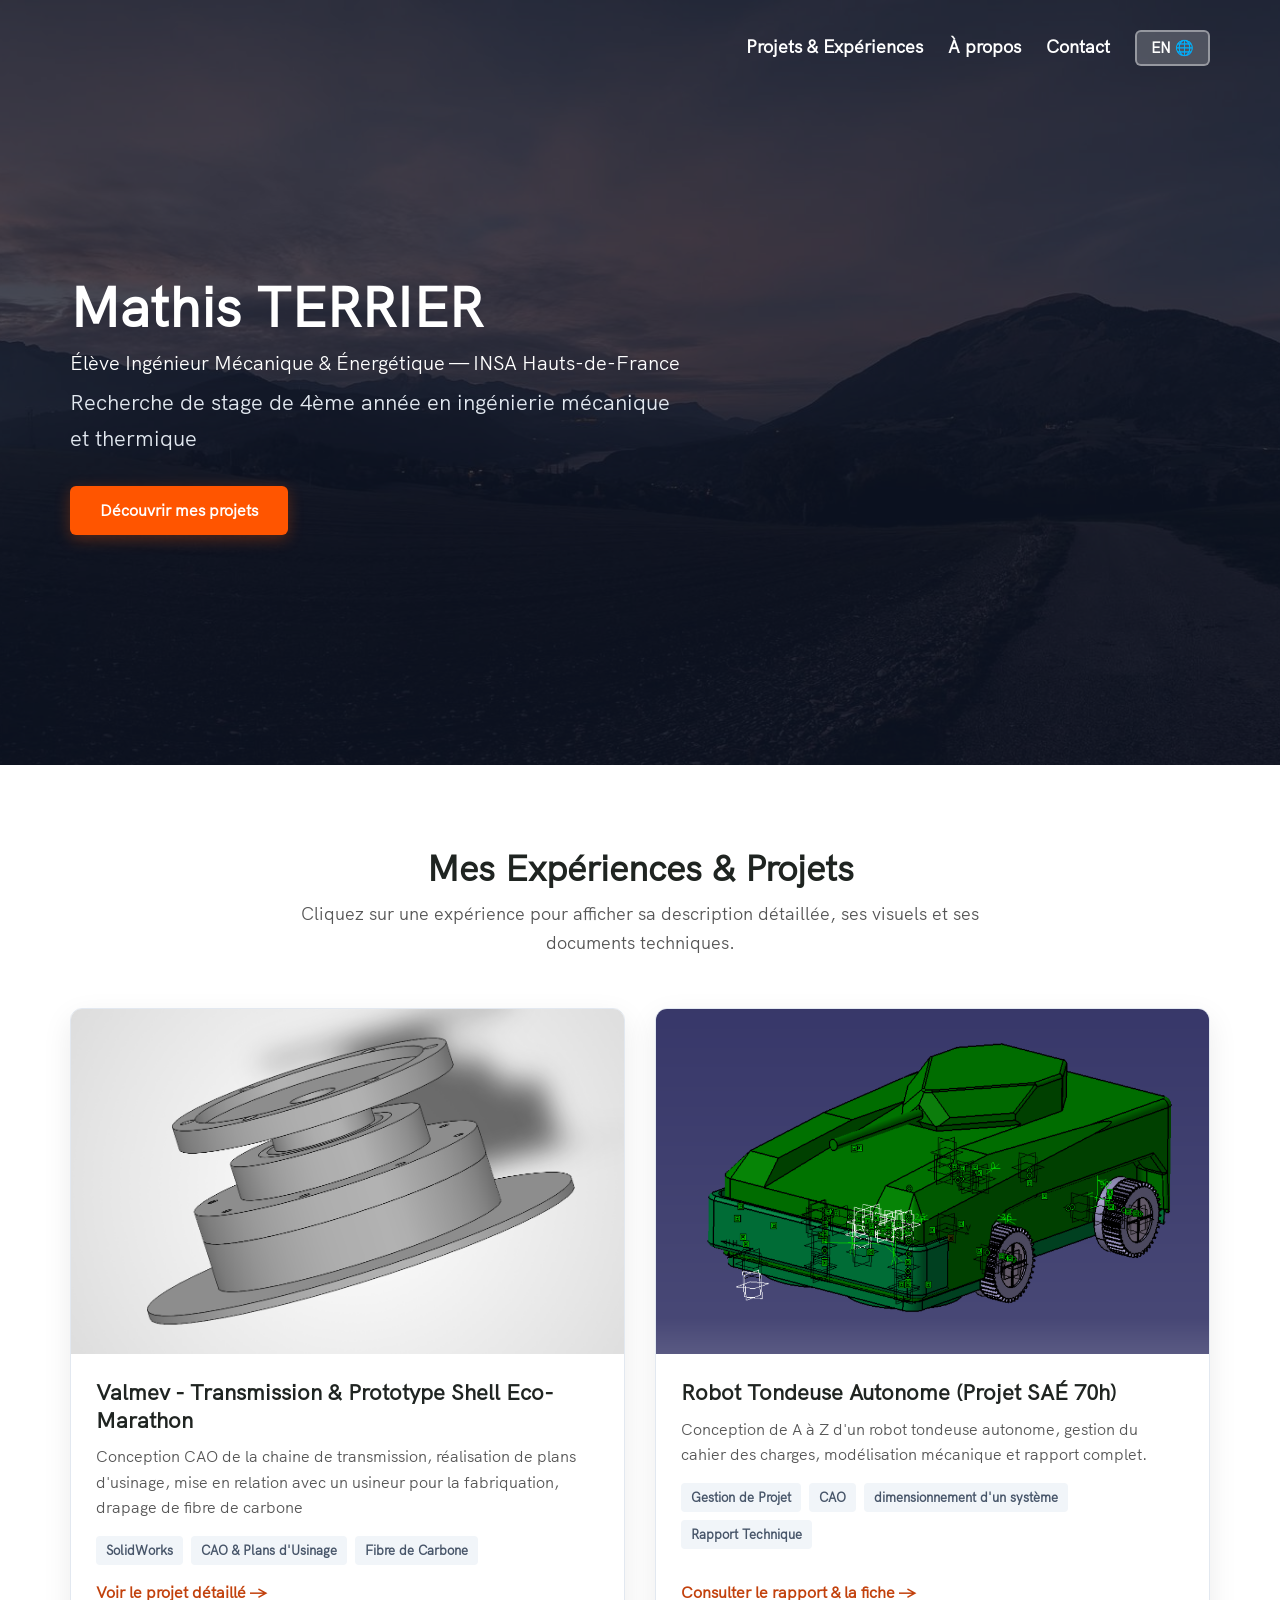
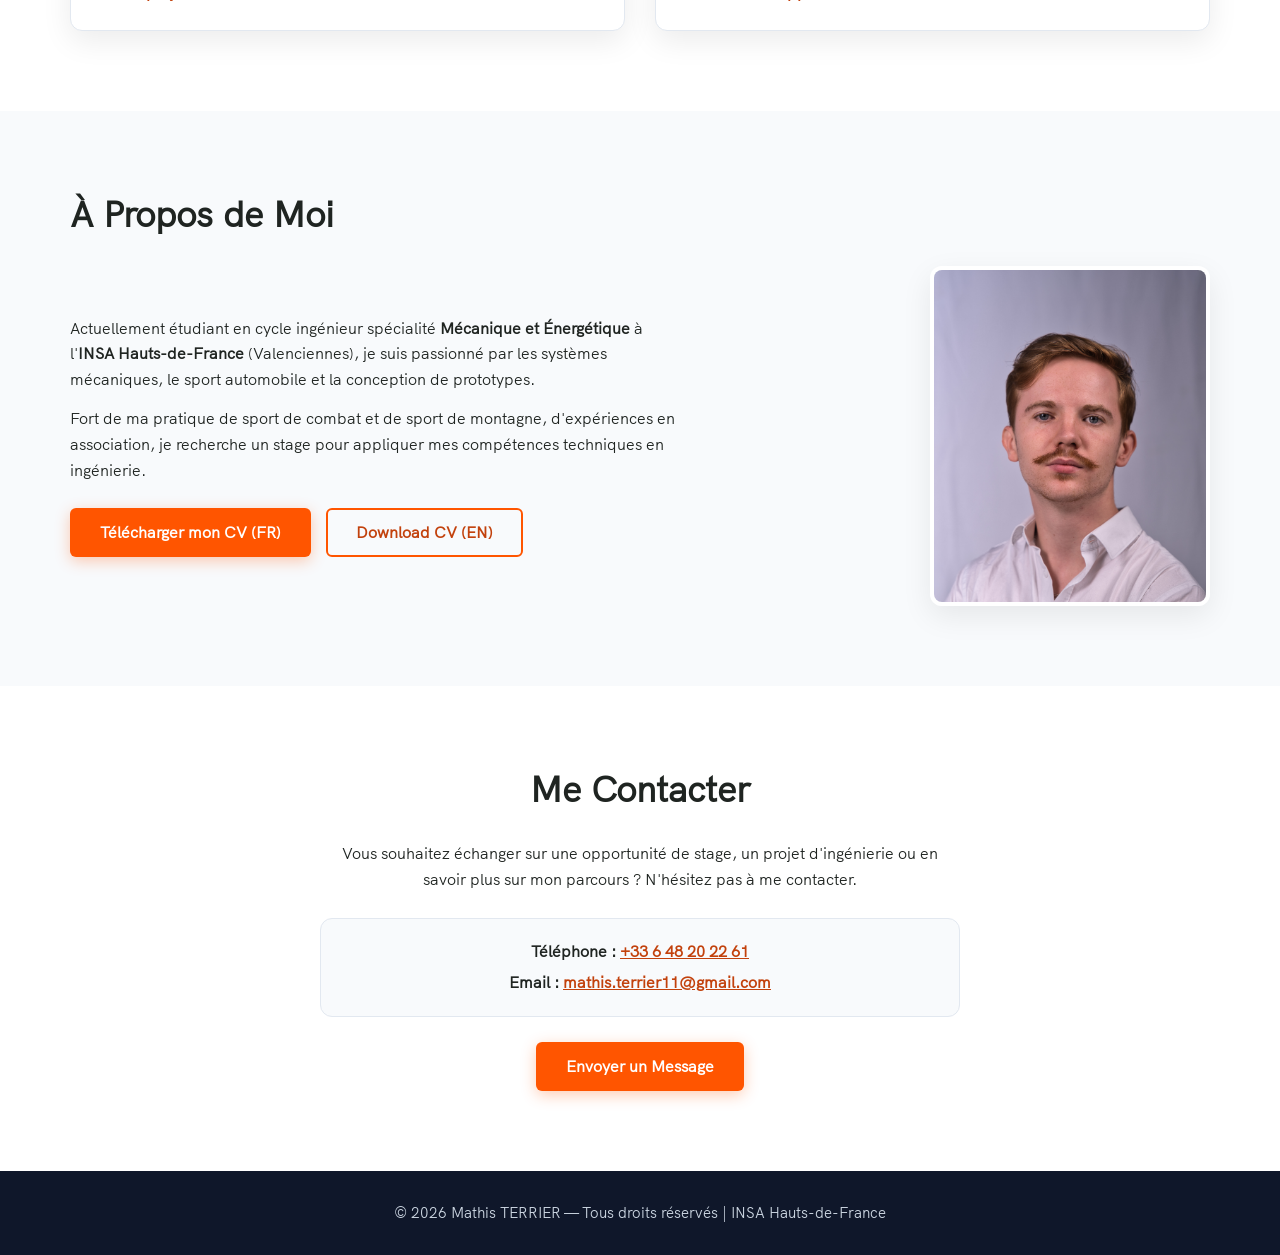
<file: index.html>
<!DOCTYPE html>
<html lang="fr">
<head>
  <meta charset="UTF-8" />
  <meta name="viewport" content="width=device-width, initial-scale=1.0" />
  <title>Mathis TERRIER | Élève Ingénieur Mécanique & Énergétique</title>
  <meta name="description" content="Portfolio de Mathis Terrier, élève ingénieur en Mécanique & Énergétique à l'INSA Hauts-de-France : projets Valmev (Shell Eco-marathon), robot tondeuse autonome, stage en sport automobile. Recherche un stage de 4e année." />
  <meta name="author" content="Mathis Terrier" />
  <meta name="theme-color" content="#0F172A" />

  <meta property="og:type" content="website" />
  <meta property="og:site_name" content="Mathis TERRIER — Portfolio" />
  <meta property="og:title" content="Mathis TERRIER | Élève Ingénieur Mécanique & Énergétique" />
  <meta property="og:description" content="Portfolio de Mathis Terrier, élève ingénieur en Mécanique & Énergétique à l'INSA Hauts-de-France : projets Valmev (Shell Eco-marathon), robot tondeuse autonome, stage en sport automobile. Recherche un stage de 4e année." />
  <meta property="og:url" content="https://mathistr38.github.io/portfolio/index.html" />
  <meta property="og:image" content="https://mathistr38.github.io/portfolio/images/og-image.jpg" />
  <meta property="og:image:width" content="1200" />
  <meta property="og:image:height" content="630" />
  <meta property="og:locale" content="fr_FR" />
  <meta name="twitter:card" content="summary_large_image" />
  <meta name="twitter:title" content="Mathis TERRIER | Élève Ingénieur Mécanique & Énergétique" />
  <meta name="twitter:description" content="Portfolio de Mathis Terrier, élève ingénieur en Mécanique & Énergétique à l'INSA Hauts-de-France : projets Valmev (Shell Eco-marathon), robot tondeuse autonome, stage en sport automobile. Recherche un stage de 4e année." />
  <meta name="twitter:image" content="https://mathistr38.github.io/portfolio/images/og-image.jpg" />

  <link rel="icon" href="favicon.svg" type="image/svg+xml" />
  <link rel="icon" href="favicon.ico" sizes="48x48" />
  <link rel="apple-touch-icon" href="apple-touch-icon.png" />
  <link rel="alternate" hreflang="fr" href="https://mathistr38.github.io/portfolio/index.html" />
  <link rel="alternate" hreflang="en" href="https://mathistr38.github.io/portfolio/index_en.html" />
  <link rel="alternate" hreflang="x-default" href="https://mathistr38.github.io/portfolio/index.html" />
  <link rel="preload" href="fonts/HKGrotesk-Regular.woff" as="font" type="font/woff" crossorigin />
  <link rel="stylesheet" href="index.css" />
  <script src="index.js" defer></script>
</head>
<body>
  <a class="skip-link" href="#main">Aller au contenu principal</a>
  <header class="header" id="top">
    <div class="header__overlay"></div>
    <div class="row">
      <nav class="nav" aria-label="Navigation principale">
        <ul class="nav__items">
          <li class="nav__item"><a href="index.html#work" class="nav__link">Projets & Expériences</a></li>
          <li class="nav__item"><a href="index.html#about" class="nav__link">À propos</a></li>
          <li class="nav__item"><a href="index.html#contact" class="nav__link">Contact</a></li>
          <li class="nav__item">
            <a href="index_en.html" class="btn btn--lang" lang="en" hreflang="en" title="Read this site in English">EN <span aria-hidden="true">🌐</span></a>
          </li>
        </ul>
      </nav>
    </div>
    <div class="header__text-box row">
      <div class="header__text">
        <h1 class="heading-primary"><span>Mathis TERRIER</span></h1>
        <p class="header__role">Élève Ingénieur Mécanique & Énergétique — INSA Hauts-de-France</p>
        <p class="header__subtitle">Recherche de stage de 4ème année en ingénierie mécanique et thermique</p>
        <a href="#work" class="btn btn--orange">Découvrir mes projets</a>
      </div>
    </div>
  </header>

  <main id="main">

    <section class="work" id="work" aria-labelledby="work-title">
      <div class="row">
        <h2 id="work-title">Mes Expériences & Projets</h2>
        <p class="section-subtitle">Cliquez sur une expérience pour afficher sa description détaillée, ses visuels et ses documents techniques.</p>

        <div class="work__boxes">
          <a class="work__box" href="experience-valmev.html">
            <div class="work__image-box">
              <img src="images/assemblage.png" alt="Vue CAO en perspective de l'assemblage de la transmission du prototype Valmev" class="work__image" width="1246" height="771" loading="lazy" decoding="async" />
            </div>
            <div class="work__text">
              <h3>Valmev - Transmission & Prototype Shell Eco-Marathon</h3>
              <p>Conception CAO de la chaine de transmission, réalisation de plans d'usinage, mise en relation avec un usineur pour la fabriquation, drapage de fibre de carbone</p>
              <ul class="work__list">
              <li>SolidWorks</li>
              <li>CAO & Plans d'Usinage</li>
              <li>Fibre de Carbone</li>
              </ul>
              <span class="link__text">Voir le projet détaillé &rarr;</span>
            </div>
          </a>

          <a class="work__box" href="experience-robot-tondeuse.html">
            <div class="work__image-box">
              <img src="images/Robot1.png" alt="Vue CAO du robot tondeuse autonome avec son carénage vert" class="work__image" width="918" height="606" loading="lazy" decoding="async" />
            </div>
            <div class="work__text">
              <h3>Robot Tondeuse Autonome (Projet SAÉ 70h)</h3>
              <p>Conception de A à Z d'un robot tondeuse autonome, gestion du cahier des charges, modélisation mécanique et rapport complet.</p>
              <ul class="work__list">
              <li>Gestion de Projet</li>
              <li>CAO </li>
              <li>dimensionnement d'un système</li>
              <li>Rapport Technique</li>
              
              </ul>
              <span class="link__text">Consulter le rapport & la fiche &rarr;</span>
            </div>
          </a>

         </div>
      </div>
    </section>

    <section class="about" id="about" aria-labelledby="about-title">
      <div class="row">
        <h2 id="about-title">À Propos de Moi</h2>
        <div class="about__content">
          <div class="about__text">
            <p>
              Actuellement étudiant en cycle ingénieur spécialité <strong>Mécanique et Énergétique</strong> à l'<strong>INSA Hauts-de-France</strong> (Valenciennes), je suis passionné par les systèmes mécaniques, le sport automobile et la conception de prototypes. 
            <p>
              
              Fort de ma pratique de sport de combat et de sport de montagne, d'expériences en association, je recherche un stage pour appliquer mes compétences techniques en ingénierie.
            </p>
            <div class="about__btns">
              <a href="CV_FR_Mathis_Terrier.pdf" target="_blank" rel="noopener" class="btn btn--orange">Télécharger mon CV (FR)</a>
              <a href="CV_EN_Mathis_Terrier.pdf" target="_blank" rel="noopener" class="btn btn--outline" lang="en">Download CV (EN)</a>
            </div>
          </div>

          <div class="about__photo-container">
            <img class="about__photo" src="images/Portrait.jpg" alt="Portrait de Mathis Terrier" width="280" height="340" loading="lazy" decoding="async" />
          </div>
        </div>
      </div>
    </section>

    <section class="contact" id="contact" aria-labelledby="contact-title">
      <div class="row">
        <h2 id="contact-title">Me Contacter</h2>
        <div class="contact__info">
          <p>Vous souhaitez échanger sur une opportunité de stage, un projet d'ingénierie ou en savoir plus sur mon parcours ? N'hésitez pas à me contacter.</p>
          <div class="contact__details">
            <p><strong>Téléphone :</strong> <a href="tel:+33648202261" class="link">+33 6 48 20 22 61</a></p>
            <p><strong>Email :</strong> <a href="mailto:mathis.terrier11@gmail.com" class="link">mathis.terrier11@gmail.com</a></p>
          </div>
          <a href="mailto:mathis.terrier11@gmail.com" class="btn btn--orange">Envoyer un Message</a>
        </div>
      </div>
    </section>
  </main>

  <footer class="footer">
    <div class="row">
      <p>&copy; 2026 Mathis TERRIER — Tous droits réservés | INSA Hauts-de-France</p>
    </div>
  </footer>

  <a href="#top" class="back-to-top" aria-label="Retour en haut de page"><span aria-hidden="true">&uarr;</span></a>
</body>
</html>
</file>
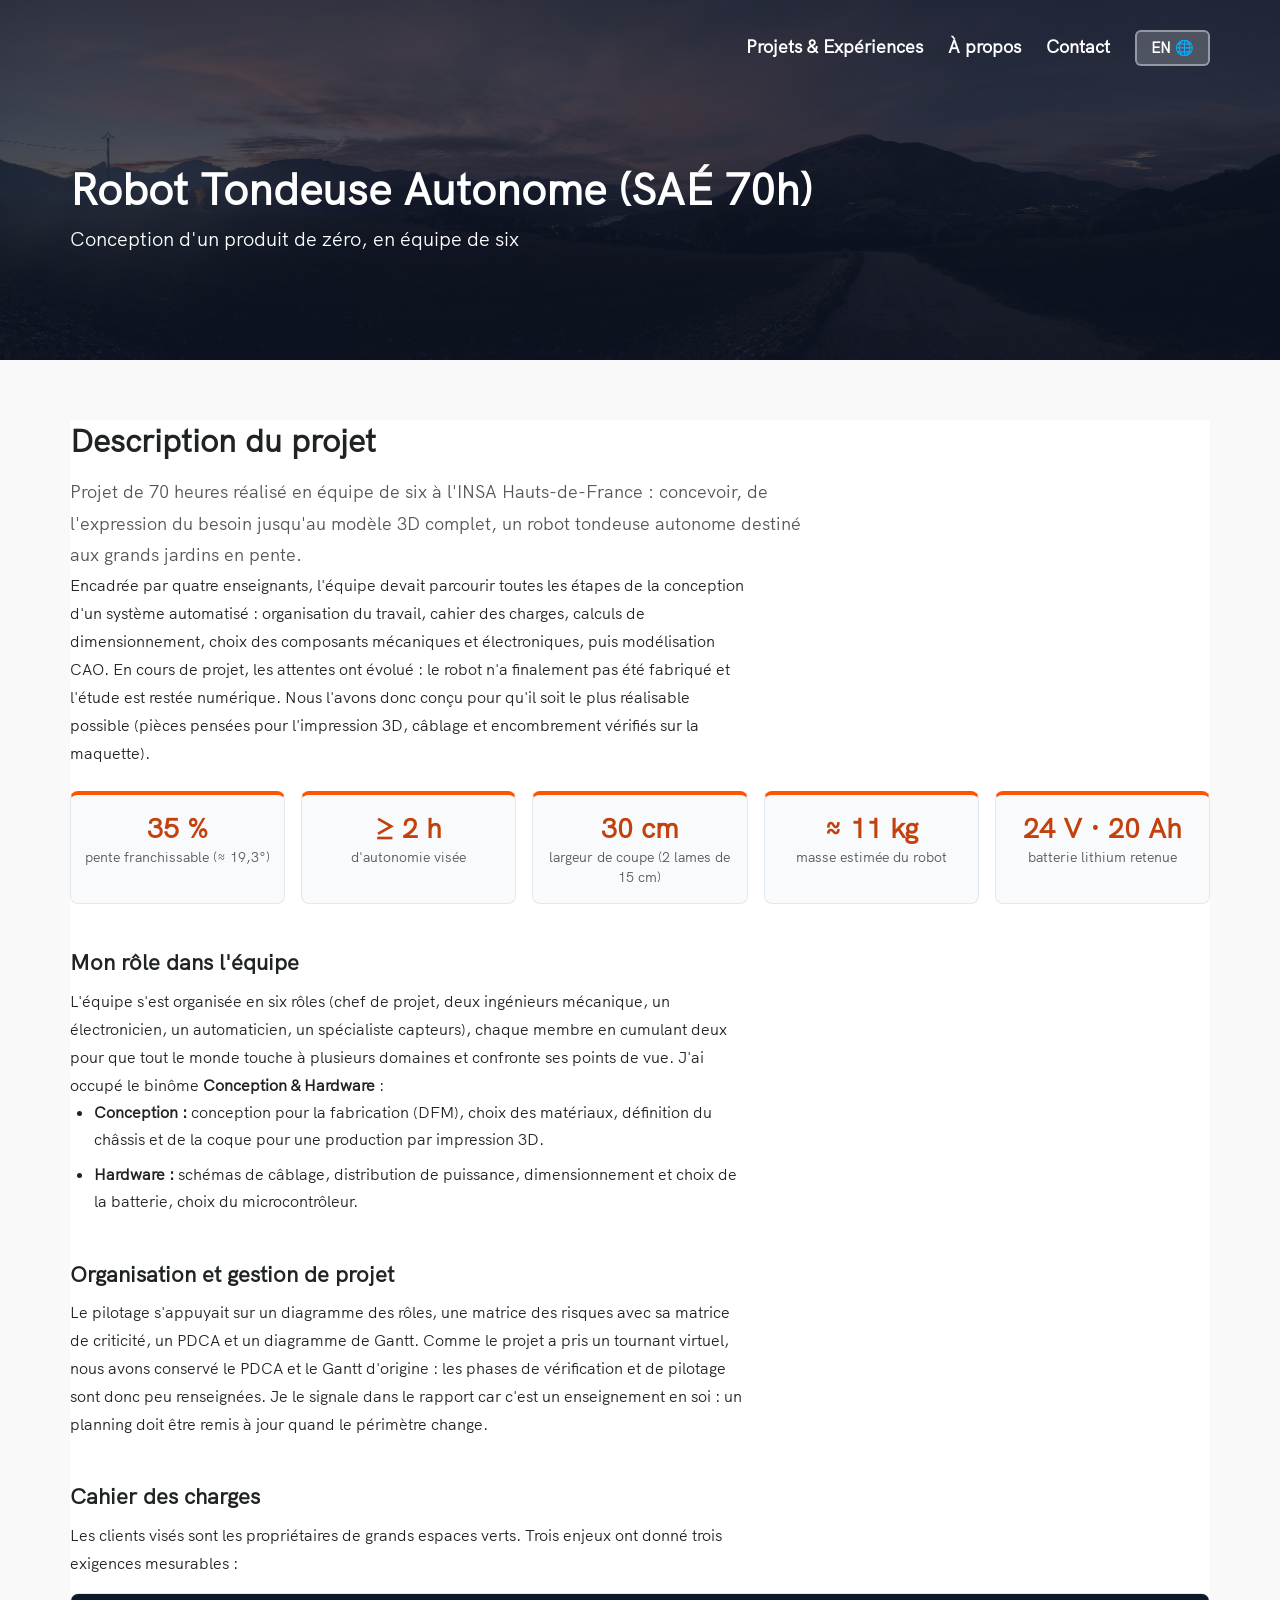
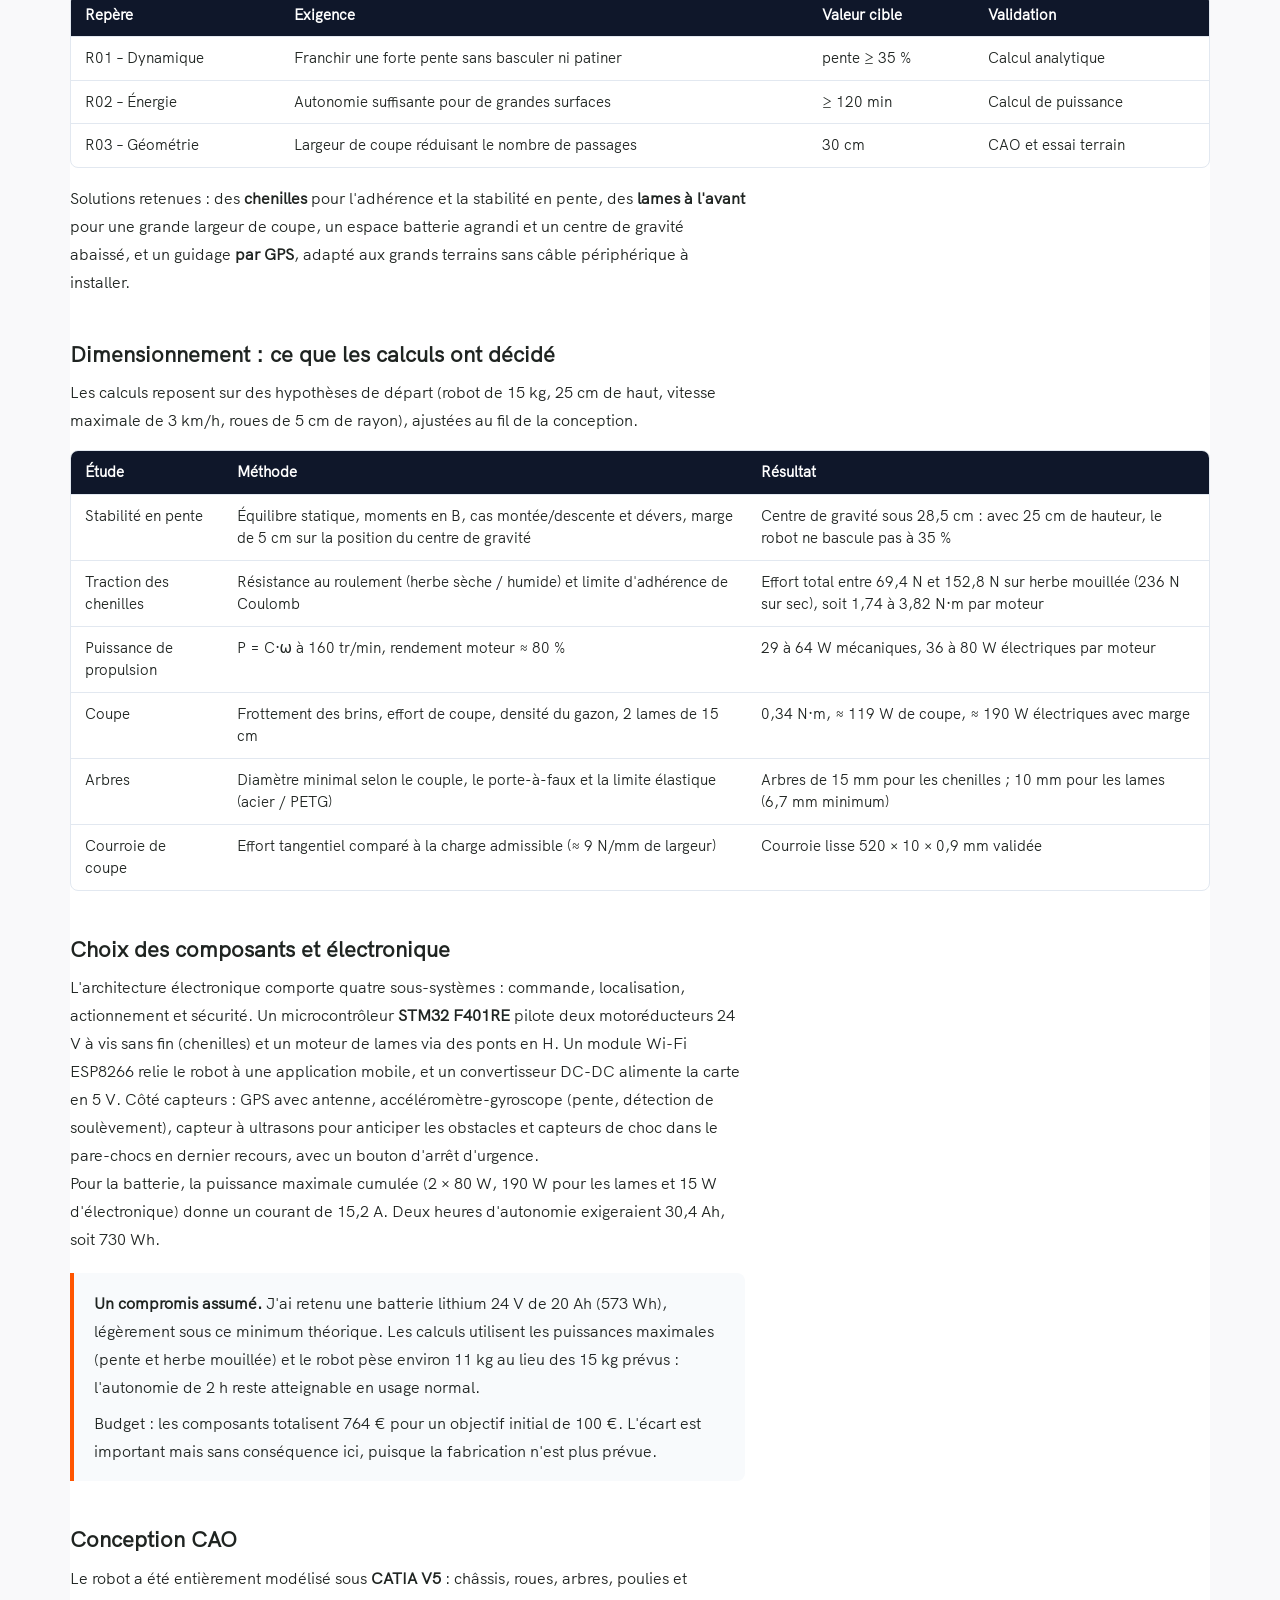
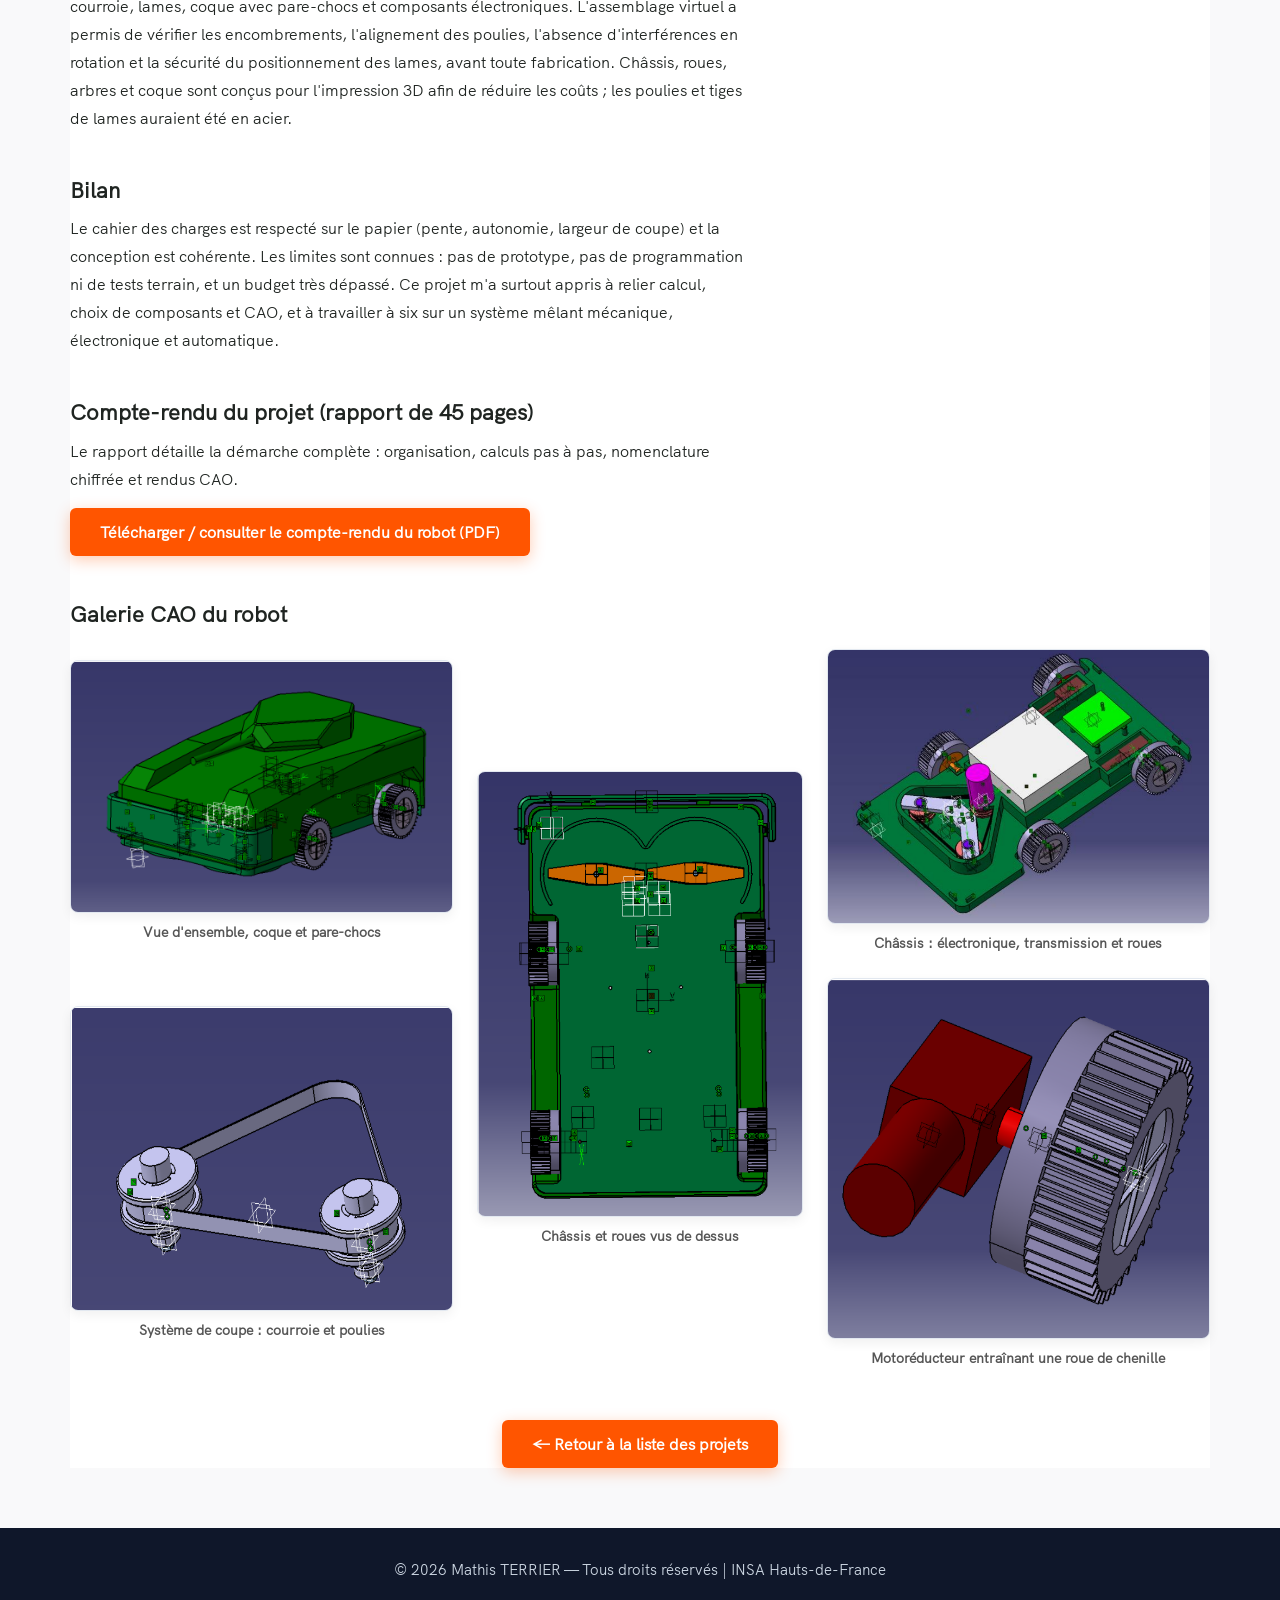
<file: experience-robot-tondeuse.html>
<!DOCTYPE html>
<html lang="fr">
<head>
  <meta charset="UTF-8" />
  <meta name="viewport" content="width=device-width, initial-scale=1.0" />
  <title>Projet Robot Tondeuse Autonome - Mathis Terrier</title>
  <meta name="description" content="Projet SAÉ de 70 h : conception d'un robot tondeuse autonome, du cahier des charges à la CAO (CATIA V5) et au rapport technique." />
  <meta name="author" content="Mathis Terrier" />
  <meta name="theme-color" content="#0F172A" />

  <meta property="og:type" content="website" />
  <meta property="og:site_name" content="Mathis TERRIER — Portfolio" />
  <meta property="og:title" content="Projet Robot Tondeuse Autonome - Mathis Terrier" />
  <meta property="og:description" content="Projet SAÉ de 70 h : conception d'un robot tondeuse autonome, du cahier des charges à la CAO (CATIA V5) et au rapport technique." />
  <meta property="og:url" content="https://mathistr38.github.io/portfolio/experience-robot-tondeuse.html" />
  <meta property="og:image" content="https://mathistr38.github.io/portfolio/images/og-image.jpg" />
  <meta property="og:image:width" content="1200" />
  <meta property="og:image:height" content="630" />
  <meta property="og:locale" content="fr_FR" />
  <meta name="twitter:card" content="summary_large_image" />
  <meta name="twitter:title" content="Projet Robot Tondeuse Autonome - Mathis Terrier" />
  <meta name="twitter:description" content="Projet SAÉ de 70 h : conception d'un robot tondeuse autonome, du cahier des charges à la CAO (CATIA V5) et au rapport technique." />
  <meta name="twitter:image" content="https://mathistr38.github.io/portfolio/images/og-image.jpg" />

  <link rel="icon" href="favicon.svg" type="image/svg+xml" />
  <link rel="icon" href="favicon.ico" sizes="48x48" />
  <link rel="apple-touch-icon" href="apple-touch-icon.png" />
  <link rel="preload" href="fonts/HKGrotesk-Regular.woff" as="font" type="font/woff" crossorigin />
  <link rel="stylesheet" href="index.css" />
  <script src="index.js" defer></script>
</head>
<body>
  <a class="skip-link" href="#main">Aller au contenu principal</a>
  <header class="header header--small" id="top">
    <div class="header__overlay"></div>
    <div class="row">
      <nav class="nav" aria-label="Navigation principale">
        <ul class="nav__items">
          <li class="nav__item"><a href="index.html#work" class="nav__link">Projets & Expériences</a></li>
          <li class="nav__item"><a href="index.html#about" class="nav__link">À propos</a></li>
          <li class="nav__item"><a href="index.html#contact" class="nav__link">Contact</a></li>
          <li class="nav__item">
            <a href="index_en.html" class="btn btn--lang" lang="en" hreflang="en" title="Read this site in English">EN <span aria-hidden="true">🌐</span></a>
          </li>
        </ul>
      </nav>
    </div>
    <div class="header__text-box row">
      <h1 class="heading-primary"><span>Robot Tondeuse Autonome (SAÉ 70h)</span></h1>
      <p class="header__role">Conception d'un produit de zéro, en équipe de six</p>
    </div>
  </header>

    <main id="main" class="row detail-page">
    <article class="detail-content">
      <h2>Description du projet</h2>
      <p class="lead">Projet de 70 heures réalisé en équipe de six à l'INSA Hauts-de-France : concevoir, de l'expression du besoin jusqu'au modèle 3D complet, un robot tondeuse autonome destiné aux grands jardins en pente.</p>
      <p>Encadrée par quatre enseignants, l'équipe devait parcourir toutes les étapes de la conception d'un système automatisé : organisation du travail, cahier des charges, calculs de dimensionnement, choix des composants mécaniques et électroniques, puis modélisation CAO. En cours de projet, les attentes ont évolué : le robot n'a finalement pas été fabriqué et l'étude est restée numérique. Nous l'avons donc conçu pour qu'il soit le plus réalisable possible (pièces pensées pour l'impression 3D, câblage et encombrement vérifiés sur la maquette).</p>

      <div class="key-figures">
        <div class="key-figure"><strong>35 %</strong><span>pente franchissable (≈ 19,3°)</span></div>
        <div class="key-figure"><strong>≥ 2 h</strong><span>d'autonomie visée</span></div>
        <div class="key-figure"><strong>30 cm</strong><span>largeur de coupe (2 lames de 15 cm)</span></div>
        <div class="key-figure"><strong>≈ 11 kg</strong><span>masse estimée du robot</span></div>
        <div class="key-figure"><strong>24 V · 20 Ah</strong><span>batterie lithium retenue</span></div>
      </div>

      <h3 class="section-gap">Mon rôle dans l'équipe</h3>
      <p>L'équipe s'est organisée en six rôles (chef de projet, deux ingénieurs mécanique, un électronicien, un automaticien, un spécialiste capteurs), chaque membre en cumulant deux pour que tout le monde touche à plusieurs domaines et confronte ses points de vue. J'ai occupé le binôme <strong>Conception &amp; Hardware</strong> :</p>
      <ul>
        <li><strong>Conception :</strong> conception pour la fabrication (DFM), choix des matériaux, définition du châssis et de la coque pour une production par impression 3D.</li>
        <li><strong>Hardware :</strong> schémas de câblage, distribution de puissance, dimensionnement et choix de la batterie, choix du microcontrôleur.</li>
      </ul>

      <h3 class="section-gap">Organisation et gestion de projet</h3>
      <p>Le pilotage s'appuyait sur un diagramme des rôles, une matrice des risques avec sa matrice de criticité, un PDCA et un diagramme de Gantt. Comme le projet a pris un tournant virtuel, nous avons conservé le PDCA et le Gantt d'origine : les phases de vérification et de pilotage sont donc peu renseignées. Je le signale dans le rapport car c'est un enseignement en soi : un planning doit être remis à jour quand le périmètre change.</p>

      <h3 class="section-gap">Cahier des charges</h3>
      <p>Les clients visés sont les propriétaires de grands espaces verts. Trois enjeux ont donné trois exigences mesurables :</p>
      <div class="table-wrap">
        <table class="detail-table">
          <thead><tr><th>Repère</th><th>Exigence</th><th>Valeur cible</th><th>Validation</th></tr></thead>
          <tbody>
            <tr><td>R01 – Dynamique</td><td>Franchir une forte pente sans basculer ni patiner</td><td>pente ≥ 35 %</td><td>Calcul analytique</td></tr>
            <tr><td>R02 – Énergie</td><td>Autonomie suffisante pour de grandes surfaces</td><td>≥ 120 min</td><td>Calcul de puissance</td></tr>
            <tr><td>R03 – Géométrie</td><td>Largeur de coupe réduisant le nombre de passages</td><td>30 cm</td><td>CAO et essai terrain</td></tr>
          </tbody>
        </table>
      </div>
      <p>Solutions retenues : des <strong>chenilles</strong> pour l'adhérence et la stabilité en pente, des <strong>lames à l'avant</strong> pour une grande largeur de coupe, un espace batterie agrandi et un centre de gravité abaissé, et un guidage <strong>par GPS</strong>, adapté aux grands terrains sans câble périphérique à installer.</p>

      <h3 class="section-gap">Dimensionnement : ce que les calculs ont décidé</h3>
      <p>Les calculs reposent sur des hypothèses de départ (robot de 15 kg, 25 cm de haut, vitesse maximale de 3 km/h, roues de 5 cm de rayon), ajustées au fil de la conception.</p>
      <div class="table-wrap">
        <table class="detail-table">
          <thead><tr><th>Étude</th><th>Méthode</th><th>Résultat</th></tr></thead>
          <tbody>
            <tr><td>Stabilité en pente</td><td>Équilibre statique, moments en B, cas montée/descente et dévers, marge de 5 cm sur la position du centre de gravité</td><td>Centre de gravité sous 28,5 cm : avec 25 cm de hauteur, le robot ne bascule pas à 35 %</td></tr>
            <tr><td>Traction des chenilles</td><td>Résistance au roulement (herbe sèche / humide) et limite d'adhérence de Coulomb</td><td>Effort total entre 69,4 N et 152,8 N sur herbe mouillée (236 N sur sec), soit 1,74 à 3,82 N·m par moteur</td></tr>
            <tr><td>Puissance de propulsion</td><td>P = C·ω à 160 tr/min, rendement moteur ≈ 80 %</td><td>29 à 64 W mécaniques, 36 à 80 W électriques par moteur</td></tr>
            <tr><td>Coupe</td><td>Frottement des brins, effort de coupe, densité du gazon, 2 lames de 15 cm</td><td>0,34 N·m, ≈ 119 W de coupe, ≈ 190 W électriques avec marge</td></tr>
            <tr><td>Arbres</td><td>Diamètre minimal selon le couple, le porte-à-faux et la limite élastique (acier / PETG)</td><td>Arbres de 15 mm pour les chenilles ; 10 mm pour les lames (6,7 mm minimum)</td></tr>
            <tr><td>Courroie de coupe</td><td>Effort tangentiel comparé à la charge admissible (≈ 9 N/mm de largeur)</td><td>Courroie lisse 520 × 10 × 0,9 mm validée</td></tr>
          </tbody>
        </table>
      </div>

      <h3 class="section-gap">Choix des composants et électronique</h3>
      <p>L'architecture électronique comporte quatre sous-systèmes : commande, localisation, actionnement et sécurité. Un microcontrôleur <strong>STM32 F401RE</strong> pilote deux motoréducteurs 24 V à vis sans fin (chenilles) et un moteur de lames via des ponts en H. Un module Wi-Fi ESP8266 relie le robot à une application mobile, et un convertisseur DC-DC alimente la carte en 5 V. Côté capteurs : GPS avec antenne, accéléromètre-gyroscope (pente, détection de soulèvement), capteur à ultrasons pour anticiper les obstacles et capteurs de choc dans le pare-chocs en dernier recours, avec un bouton d'arrêt d'urgence.</p>
      <p>Pour la batterie, la puissance maximale cumulée (2 × 80 W, 190 W pour les lames et 15 W d'électronique) donne un courant de 15,2 A. Deux heures d'autonomie exigeraient 30,4 Ah, soit 730 Wh.</p>
      <div class="callout">
        <p><strong>Un compromis assumé.</strong> J'ai retenu une batterie lithium 24 V de 20 Ah (573 Wh), légèrement sous ce minimum théorique. Les calculs utilisent les puissances maximales (pente et herbe mouillée) et le robot pèse environ 11 kg au lieu des 15 kg prévus : l'autonomie de 2 h reste atteignable en usage normal.</p>
        <p>Budget : les composants totalisent 764 € pour un objectif initial de 100 €. L'écart est important mais sans conséquence ici, puisque la fabrication n'est plus prévue.</p>
      </div>

      <h3 class="section-gap">Conception CAO</h3>
      <p>Le robot a été entièrement modélisé sous <strong>CATIA V5</strong> : châssis, roues, arbres, poulies et courroie, lames, coque avec pare-chocs et composants électroniques. L'assemblage virtuel a permis de vérifier les encombrements, l'alignement des poulies, l'absence d'interférences en rotation et la sécurité du positionnement des lames, avant toute fabrication. Châssis, roues, arbres et coque sont conçus pour l'impression 3D afin de réduire les coûts ; les poulies et tiges de lames auraient été en acier.</p>

      <h3 class="section-gap">Bilan</h3>
      <p>Le cahier des charges est respecté sur le papier (pente, autonomie, largeur de coupe) et la conception est cohérente. Les limites sont connues : pas de prototype, pas de programmation ni de tests terrain, et un budget très dépassé. Ce projet m'a surtout appris à relier calcul, choix de composants et CAO, et à travailler à six sur un système mêlant mécanique, électronique et automatique.</p>

      <h3 class="section-gap">Compte-rendu du projet (rapport de 45 pages)</h3>
      <p>Le rapport détaille la démarche complète : organisation, calculs pas à pas, nomenclature chiffrée et rendus CAO.</p>
      <p class="actions">
        <a href="documents/rapport-robot-tondeuse.pdf" target="_blank" rel="noopener" class="btn btn--orange">Télécharger / consulter le compte-rendu du robot (PDF)</a>
      </p>

      <h3 class="section-gap">Galerie CAO du robot</h3>
      <div class="gallery gallery--robot">
        <figure class="gallery__item robot-a">
          <a class="gallery__link" href="images/Robot1.png" target="_blank" rel="noopener" title="Ouvrir l'image en grand">
            <img src="images/Robot1.png" alt="Vue CAO du robot tondeuse autonome avec son carénage vert" class="gallery__img" width="918" height="606" loading="lazy" decoding="async" />
          </a>
          <figcaption class="gallery__caption">Vue d'ensemble, coque et pare-chocs</figcaption>
        </figure>
        <figure class="gallery__item robot-p">
          <a class="gallery__link" href="images/Robot2.png" target="_blank" rel="noopener" title="Ouvrir l'image en grand">
            <img src="images/Robot2.png" alt="Vue de dessus du châssis du robot tondeuse et de ses roues" class="gallery__img" width="579" height="795" loading="lazy" decoding="async" />
          </a>
          <figcaption class="gallery__caption">Châssis et roues vus de dessus</figcaption>
        </figure>
        <figure class="gallery__item robot-b">
          <a class="gallery__link" href="images/Robot3.png" target="_blank" rel="noopener" title="Ouvrir l'image en grand">
            <img src="images/Robot3.png" alt="Vue CAO en perspective du châssis du robot : carte, mécanisme de transmission et roues" class="gallery__img" width="745" height="534" loading="lazy" decoding="async" />
          </a>
          <figcaption class="gallery__caption">Châssis : électronique, transmission et roues</figcaption>
        </figure>
        <figure class="gallery__item robot-c">
          <a class="gallery__link" href="images/Robot4.png" target="_blank" rel="noopener" title="Ouvrir l'image en grand">
            <img src="images/Robot4.png" alt="Transmission par courroie entre deux poulies" class="gallery__img" width="703" height="559" loading="lazy" decoding="async" />
          </a>
          <figcaption class="gallery__caption">Système de coupe : courroie et poulies</figcaption>
        </figure>
        <figure class="gallery__item robot-d">
          <a class="gallery__link" href="images/Robot5.png" target="_blank" rel="noopener" title="Ouvrir l'image en grand">
            <img src="images/Robot5.png" alt="Motoréducteur rouge entraînant une roue crantée" class="gallery__img" width="612" height="576" loading="lazy" decoding="async" />
          </a>
          <figcaption class="gallery__caption">Motoréducteur entraînant une roue de chenille</figcaption>
        </figure>
      </div>

      <div class="detail-actions">
        <a href="index.html#work" class="btn btn--orange">&larr; Retour à la liste des projets</a>
      </div>
    </article>
  </main>

  <footer class="footer">
    <div class="row">
      <p>&copy; 2026 Mathis TERRIER — Tous droits réservés | INSA Hauts-de-France</p>
    </div>
  </footer>

  <a href="#top" class="back-to-top" aria-label="Retour en haut de page"><span aria-hidden="true">&uarr;</span></a>
</body>
</html>
</file>
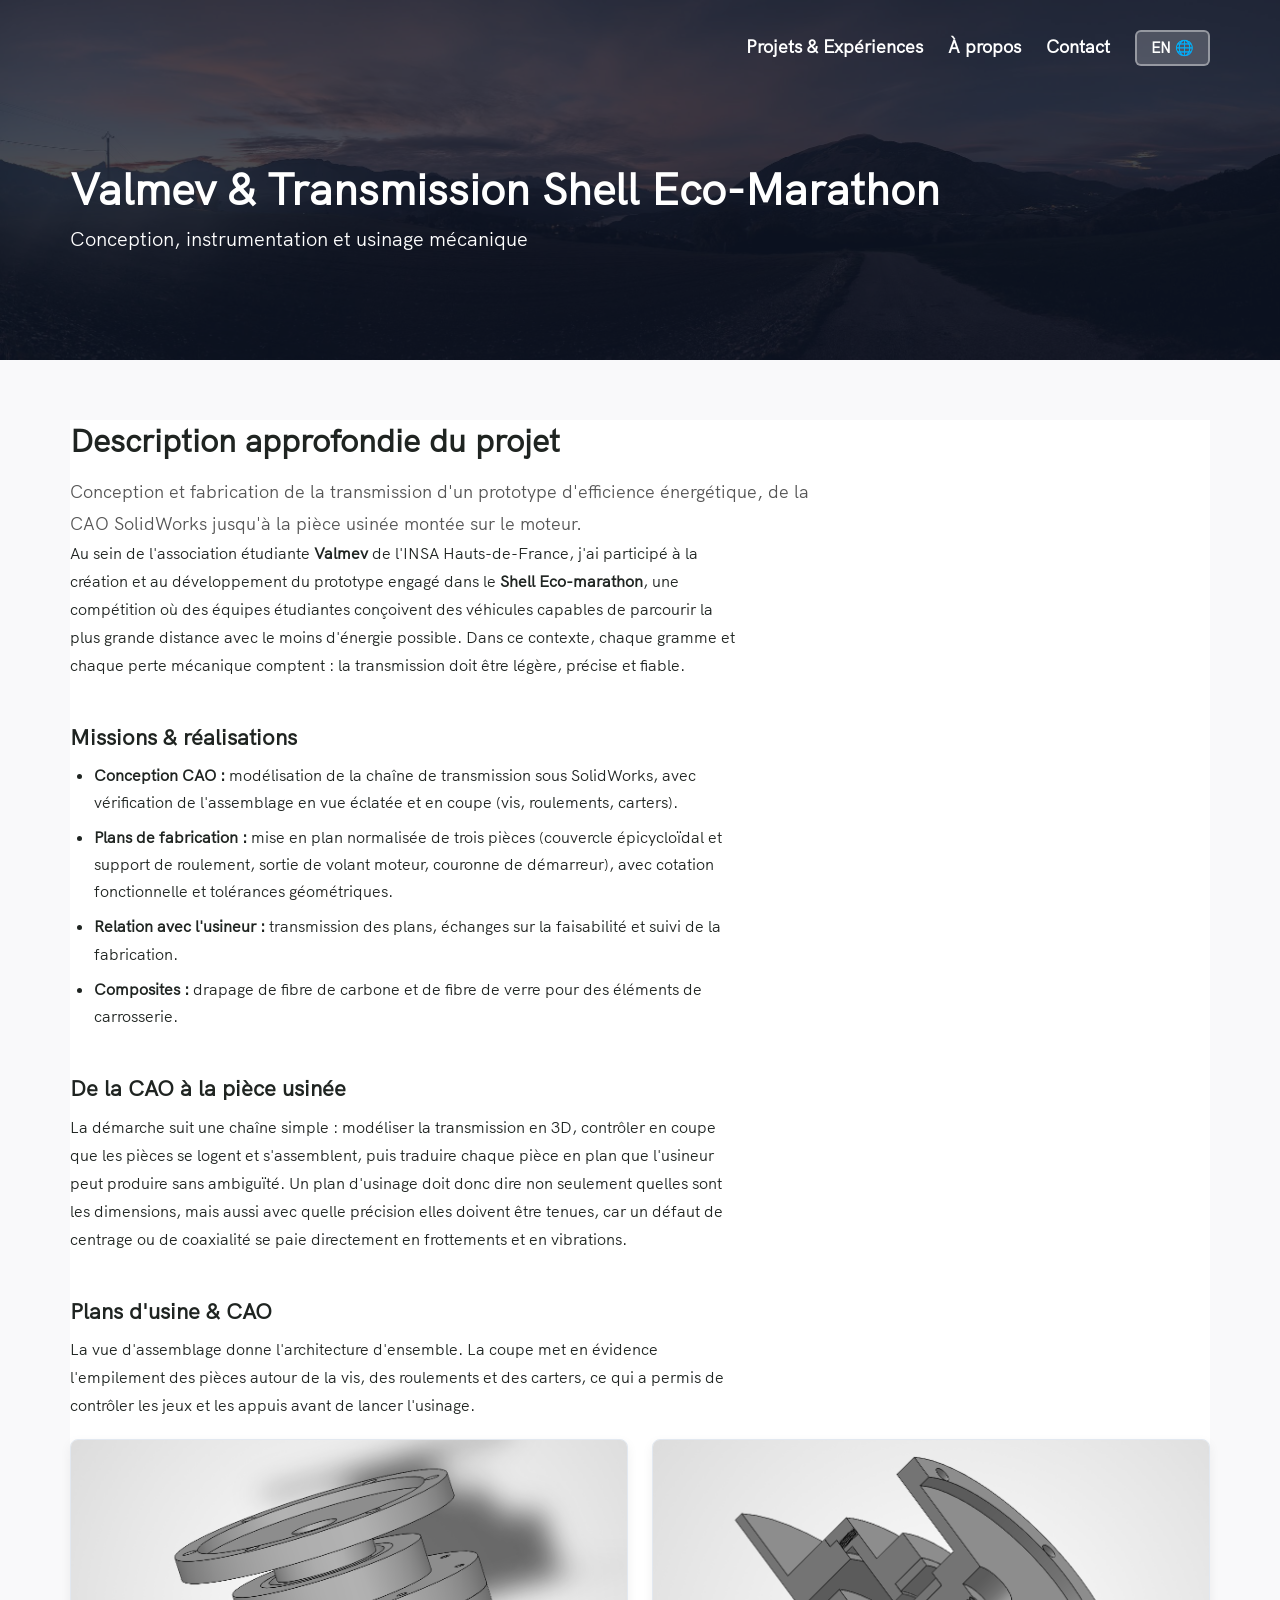
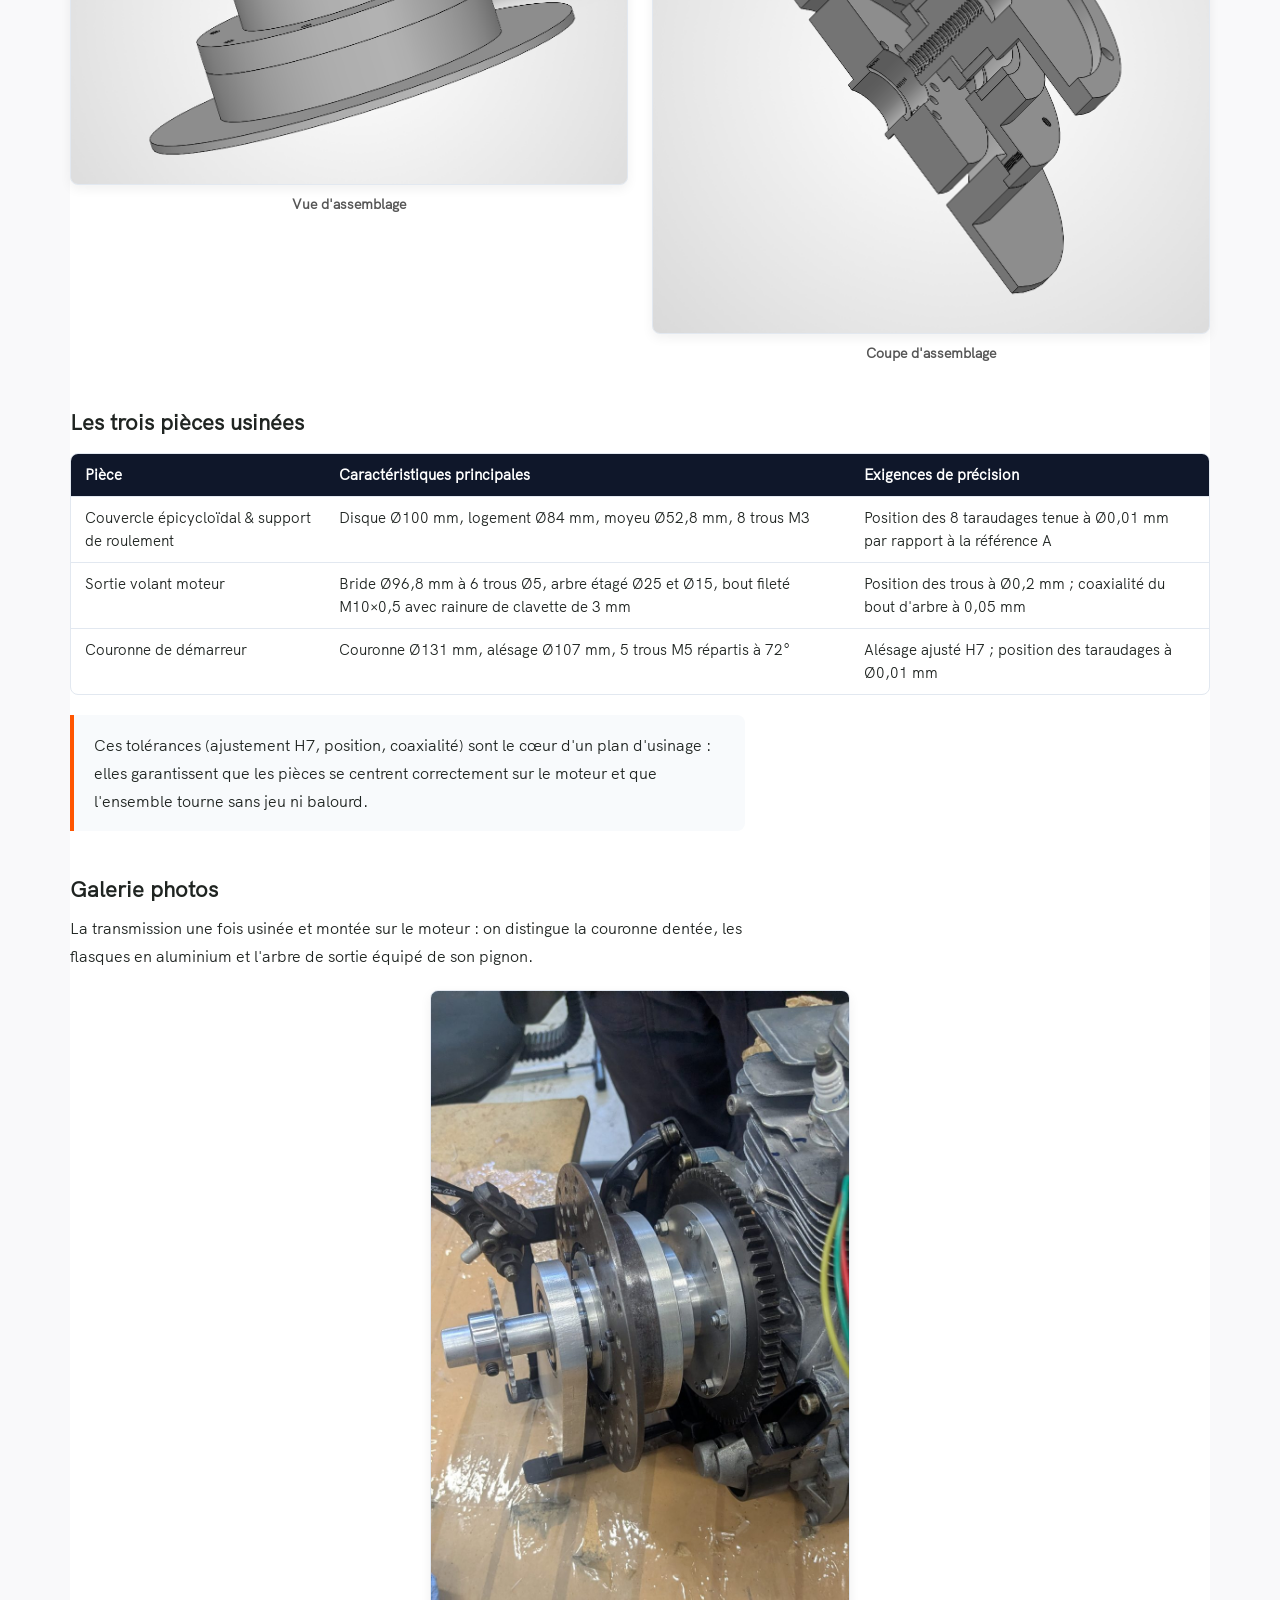
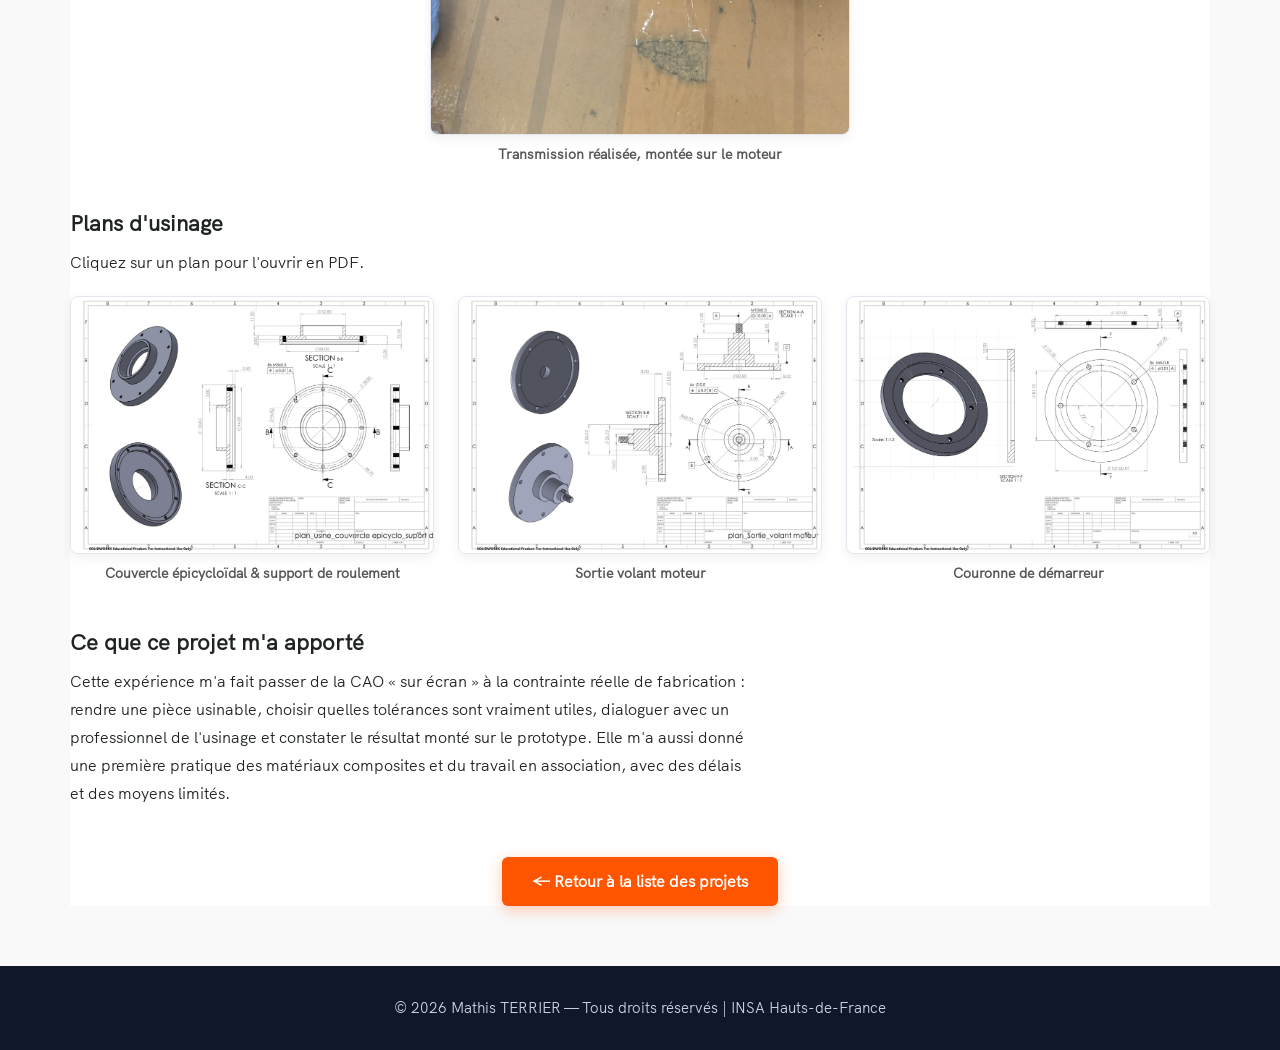
<file: experience-valmev.html>
<!DOCTYPE html>
<html lang="fr">
<head>
  <meta charset="UTF-8" />
  <meta name="viewport" content="width=device-width, initial-scale=1.0" />
  <title>Projet Transmission & Valmev - Mathis Terrier</title>
  <meta name="description" content="Conception CAO de la transmission, plans d'usinage et composites du prototype Shell Eco-marathon de l'association Valmev (INSA Hauts-de-France)." />
  <meta name="author" content="Mathis Terrier" />
  <meta name="theme-color" content="#0F172A" />

  <meta property="og:type" content="website" />
  <meta property="og:site_name" content="Mathis TERRIER — Portfolio" />
  <meta property="og:title" content="Projet Transmission & Valmev - Mathis Terrier" />
  <meta property="og:description" content="Conception CAO de la transmission, plans d'usinage et composites du prototype Shell Eco-marathon de l'association Valmev (INSA Hauts-de-France)." />
  <meta property="og:url" content="https://mathistr38.github.io/portfolio/experience-valmev.html" />
  <meta property="og:image" content="https://mathistr38.github.io/portfolio/images/og-image.jpg" />
  <meta property="og:image:width" content="1200" />
  <meta property="og:image:height" content="630" />
  <meta property="og:locale" content="fr_FR" />
  <meta name="twitter:card" content="summary_large_image" />
  <meta name="twitter:title" content="Projet Transmission & Valmev - Mathis Terrier" />
  <meta name="twitter:description" content="Conception CAO de la transmission, plans d'usinage et composites du prototype Shell Eco-marathon de l'association Valmev (INSA Hauts-de-France)." />
  <meta name="twitter:image" content="https://mathistr38.github.io/portfolio/images/og-image.jpg" />

  <link rel="icon" href="favicon.svg" type="image/svg+xml" />
  <link rel="icon" href="favicon.ico" sizes="48x48" />
  <link rel="apple-touch-icon" href="apple-touch-icon.png" />
  <link rel="preload" href="fonts/HKGrotesk-Regular.woff" as="font" type="font/woff" crossorigin />
  <link rel="stylesheet" href="index.css" />
  <script src="index.js" defer></script>
</head>
<body>
  <a class="skip-link" href="#main">Aller au contenu principal</a>
  <header class="header header--small" id="top">
    <div class="header__overlay"></div>
    <div class="row">
      <nav class="nav" aria-label="Navigation principale">
        <ul class="nav__items">
          <li class="nav__item"><a href="index.html#work" class="nav__link">Projets & Expériences</a></li>
          <li class="nav__item"><a href="index.html#about" class="nav__link">À propos</a></li>
          <li class="nav__item"><a href="index.html#contact" class="nav__link">Contact</a></li>
          <li class="nav__item">
            <a href="index_en.html" class="btn btn--lang" lang="en" hreflang="en" title="Read this site in English">EN <span aria-hidden="true">🌐</span></a>
          </li>
        </ul>
      </nav>
    </div>
    <div class="header__text-box row">
      <h1 class="heading-primary"><span>Valmev & Transmission Shell Eco-Marathon</span></h1>
      <p class="header__role">Conception, instrumentation et usinage mécanique</p>
    </div>
  </header>

    <main id="main" class="row detail-page">
    <article class="detail-content">
      <h2>Description approfondie du projet</h2>
      <p class="lead">Conception et fabrication de la transmission d'un prototype d'efficience énergétique, de la CAO SolidWorks jusqu'à la pièce usinée montée sur le moteur.</p>
      <p>Au sein de l'association étudiante <strong>Valmev</strong> de l'INSA Hauts-de-France, j'ai participé à la création et au développement du prototype engagé dans le <strong>Shell Eco-marathon</strong>, une compétition où des équipes étudiantes conçoivent des véhicules capables de parcourir la plus grande distance avec le moins d'énergie possible. Dans ce contexte, chaque gramme et chaque perte mécanique comptent : la transmission doit être légère, précise et fiable.</p>

      <h3 class="section-gap">Missions &amp; réalisations</h3>
      <ul>
        <li><strong>Conception CAO :</strong> modélisation de la chaîne de transmission sous SolidWorks, avec vérification de l'assemblage en vue éclatée et en coupe (vis, roulements, carters).</li>
        <li><strong>Plans de fabrication :</strong> mise en plan normalisée de trois pièces (couvercle épicycloïdal et support de roulement, sortie de volant moteur, couronne de démarreur), avec cotation fonctionnelle et tolérances géométriques.</li>
        <li><strong>Relation avec l'usineur :</strong> transmission des plans, échanges sur la faisabilité et suivi de la fabrication.</li>
        <li><strong>Composites :</strong> drapage de fibre de carbone et de fibre de verre pour des éléments de carrosserie.</li>
      </ul>

      <h3 class="section-gap">De la CAO à la pièce usinée</h3>
      <p>La démarche suit une chaîne simple : modéliser la transmission en 3D, contrôler en coupe que les pièces se logent et s'assemblent, puis traduire chaque pièce en plan que l'usineur peut produire sans ambiguïté. Un plan d'usinage doit donc dire non seulement quelles sont les dimensions, mais aussi avec quelle précision elles doivent être tenues, car un défaut de centrage ou de coaxialité se paie directement en frottements et en vibrations.</p>

      <h3 class="section-gap">Plans d'usine &amp; CAO</h3>
      <p>La vue d'assemblage donne l'architecture d'ensemble. La coupe met en évidence l'empilement des pièces autour de la vis, des roulements et des carters, ce qui a permis de contrôler les jeux et les appuis avant de lancer l'usinage.</p>
      <div class="gallery">
        <figure class="gallery__item">
          <a class="gallery__link" href="images/assemblage.png" target="_blank" rel="noopener" title="Ouvrir l'image en grand">
            <img src="images/assemblage.png" alt="Vue CAO en perspective de l'assemblage de la transmission du prototype Valmev" class="gallery__img" width="1246" height="771" loading="lazy" decoding="async" />
          </a>
          <figcaption class="gallery__caption">Vue d'assemblage</figcaption>
        </figure>
        <figure class="gallery__item">
          <a class="gallery__link" href="images/coupe_assemblage.png" target="_blank" rel="noopener" title="Ouvrir l'image en grand">
            <img src="images/coupe_assemblage.png" alt="Vue CAO en coupe de l'assemblage de la transmission, montrant la vis, les roulements et les carters" class="gallery__img" width="1117" height="990" loading="lazy" decoding="async" />
          </a>
          <figcaption class="gallery__caption">Coupe d'assemblage</figcaption>
        </figure>
      </div>

      <h3 class="section-gap">Les trois pièces usinées</h3>
      <div class="table-wrap">
        <table class="detail-table">
          <thead><tr><th>Pièce</th><th>Caractéristiques principales</th><th>Exigences de précision</th></tr></thead>
          <tbody>
            <tr><td>Couvercle épicycloïdal &amp; support de roulement</td><td>Disque Ø100 mm, logement Ø84 mm, moyeu Ø52,8 mm, 8 trous M3</td><td>Position des 8 taraudages tenue à Ø0,01 mm par rapport à la référence A</td></tr>
            <tr><td>Sortie volant moteur</td><td>Bride Ø96,8 mm à 6 trous Ø5, arbre étagé Ø25 et Ø15, bout fileté M10×0,5 avec rainure de clavette de 3 mm</td><td>Position des trous à Ø0,2 mm ; coaxialité du bout d'arbre à 0,05 mm</td></tr>
            <tr><td>Couronne de démarreur</td><td>Couronne Ø131 mm, alésage Ø107 mm, 5 trous M5 répartis à 72°</td><td>Alésage ajusté H7 ; position des taraudages à Ø0,01 mm</td></tr>
          </tbody>
        </table>
      </div>

      <div class="callout">
        <p>Ces tolérances (ajustement H7, position, coaxialité) sont le cœur d'un plan d'usinage : elles garantissent que les pièces se centrent correctement sur le moteur et que l'ensemble tourne sans jeu ni balourd.</p>
      </div>

      <h3 class="section-gap">Galerie photos</h3>
      <p>La transmission une fois usinée et montée sur le moteur : on distingue la couronne dentée, les flasques en aluminium et l'arbre de sortie équipé de son pignon.</p>
      <div class="gallery gallery--single">
        <figure class="gallery__item gallery__item--portrait">
          <a class="gallery__link" href="images/TransmissionIRL.jpg" target="_blank" rel="noopener" title="Ouvrir l'image en grand">
            <img src="images/TransmissionIRL.jpg" alt="Photo de la transmission usinée montée sur le moteur : couronne dentée, flasques en aluminium et arbre de sortie avec pignon" class="gallery__img" width="900" height="1600" loading="lazy" decoding="async" />
          </a>
          <figcaption class="gallery__caption">Transmission réalisée, montée sur le moteur</figcaption>
        </figure>
      </div>

      <h3 class="section-gap">Plans d'usinage</h3>
      <p>Cliquez sur un plan pour l'ouvrir en PDF.</p>
      <div class="gallery">
        <figure class="gallery__item">
          <a class="gallery__link" href="documents/plan-couvercle-epicycloidal-support-roulement.pdf" target="_blank" rel="noopener" title="Ouvrir le plan en PDF">
            <img src="images/plan-couvercle-epicycloidal-support-roulement.jpg" alt="Plan d'usinage du couvercle épicycloïdal et du support de roulement : vue 3D, sections et cotes" class="gallery__img" width="2000" height="1415" loading="lazy" decoding="async" />
          </a>
          <figcaption class="gallery__caption">Couvercle épicycloïdal &amp; support de roulement</figcaption>
        </figure>
        <figure class="gallery__item">
          <a class="gallery__link" href="documents/plan-sortie-volant-moteur.pdf" target="_blank" rel="noopener" title="Ouvrir le plan en PDF">
            <img src="images/plan-sortie-volant-moteur.jpg" alt="Plan d'usinage de la sortie de volant moteur" class="gallery__img" width="2000" height="1415" loading="lazy" decoding="async" />
          </a>
          <figcaption class="gallery__caption">Sortie volant moteur</figcaption>
        </figure>
        <figure class="gallery__item">
          <a class="gallery__link" href="documents/plan-couronne-demarreur.pdf" target="_blank" rel="noopener" title="Ouvrir le plan en PDF">
            <img src="images/plan-couronne-demarreur.jpg" alt="Plan d'usinage de la couronne de démarreur" class="gallery__img" width="2000" height="1415" loading="lazy" decoding="async" />
          </a>
          <figcaption class="gallery__caption">Couronne de démarreur</figcaption>
        </figure>
      </div>

      <h3 class="section-gap">Ce que ce projet m'a apporté</h3>
      <p>Cette expérience m'a fait passer de la CAO « sur écran » à la contrainte réelle de fabrication : rendre une pièce usinable, choisir quelles tolérances sont vraiment utiles, dialoguer avec un professionnel de l'usinage et constater le résultat monté sur le prototype. Elle m'a aussi donné une première pratique des matériaux composites et du travail en association, avec des délais et des moyens limités.</p>

      <div class="detail-actions">
        <a href="index.html#work" class="btn btn--orange">&larr; Retour à la liste des projets</a>
      </div>
    </article>
  </main>

  <footer class="footer">
    <div class="row">
      <p>&copy; 2026 Mathis TERRIER — Tous droits réservés | INSA Hauts-de-France</p>
    </div>
  </footer>

  <a href="#top" class="back-to-top" aria-label="Retour en haut de page"><span aria-hidden="true">&uarr;</span></a>
</body>
</html>
</file>
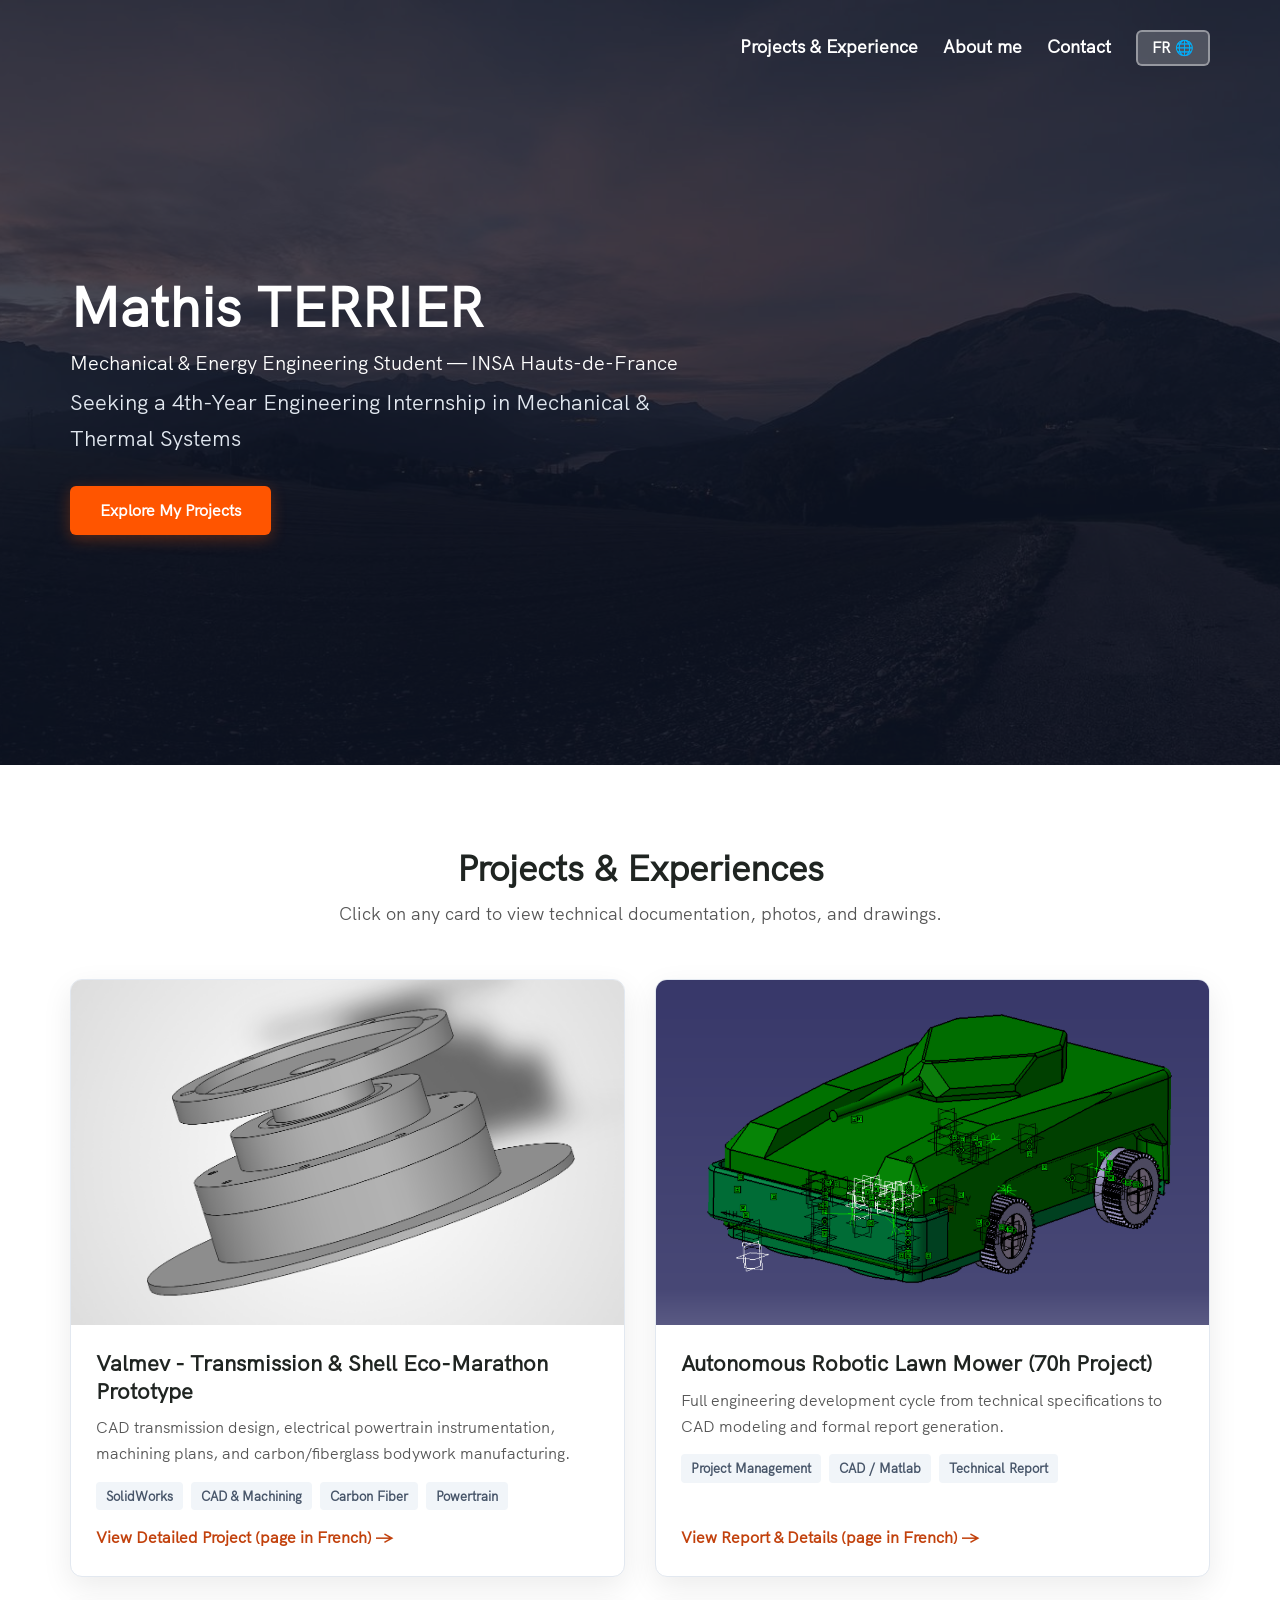
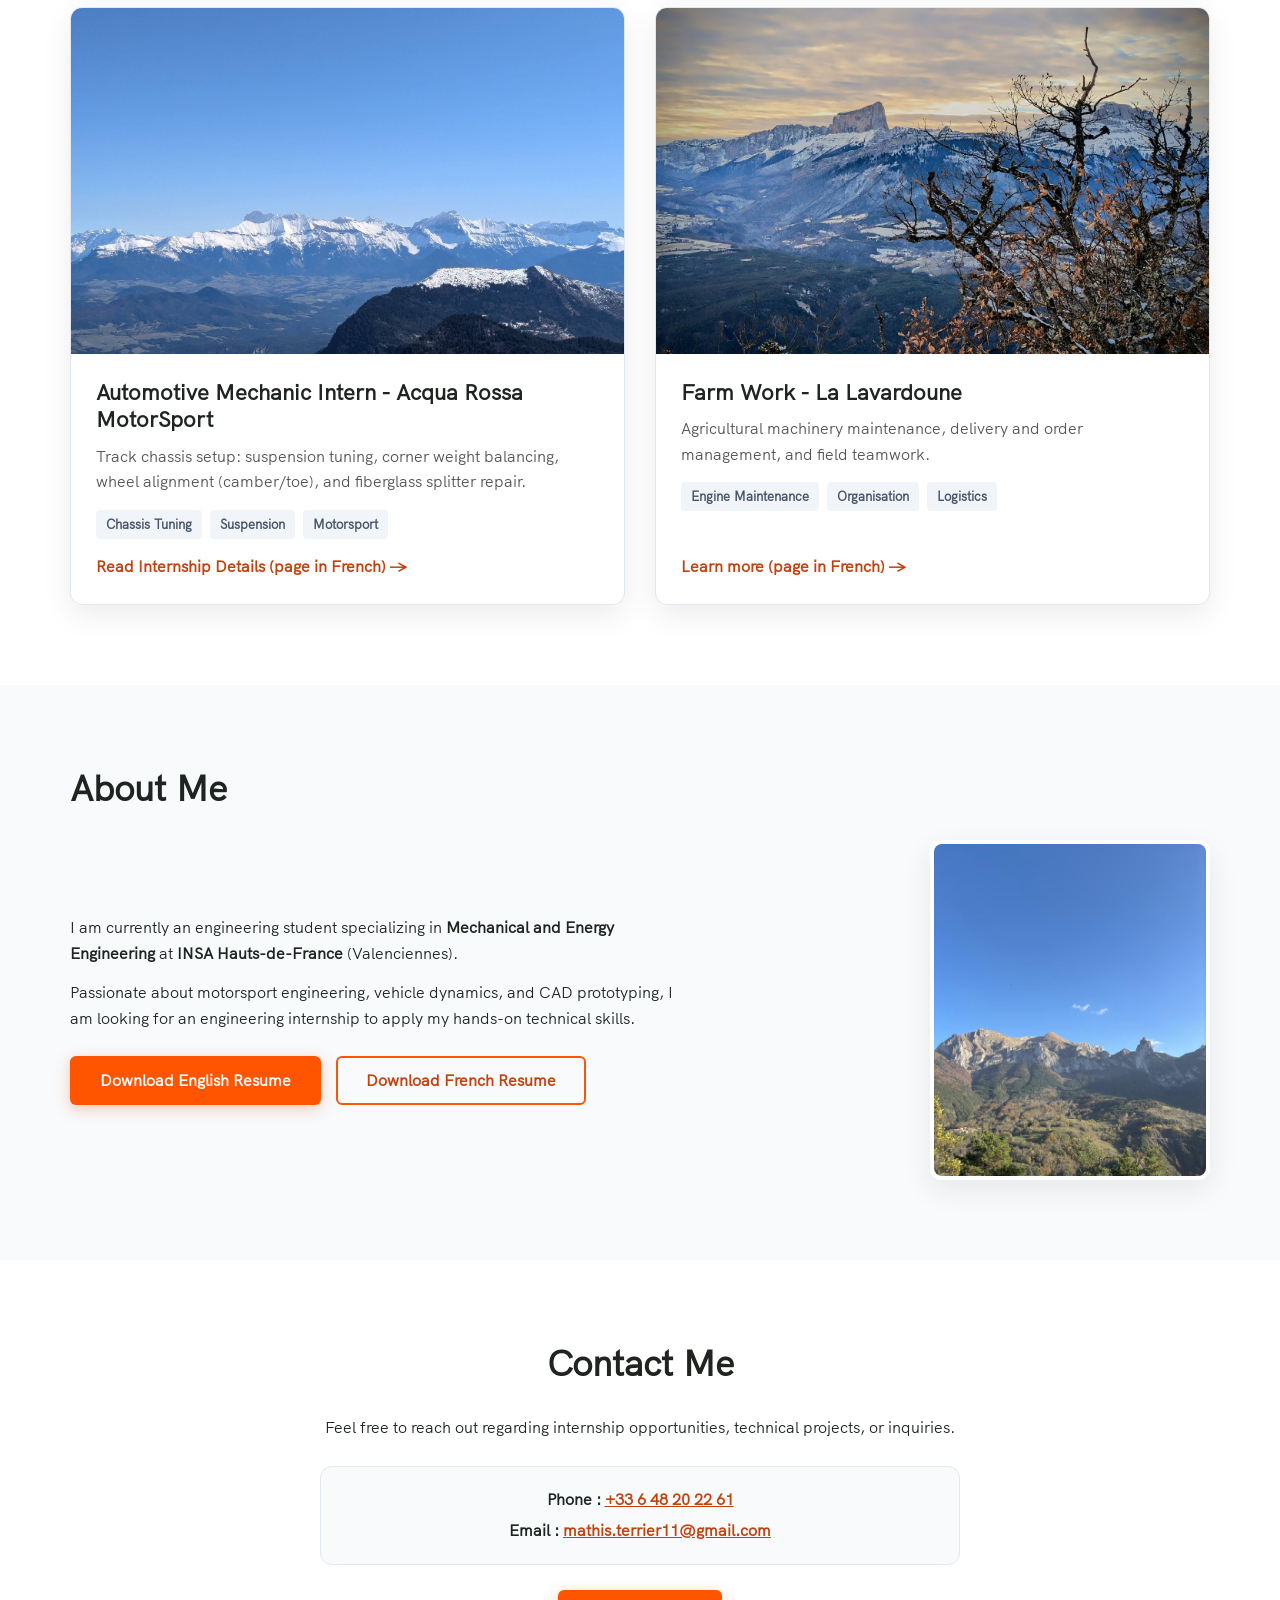
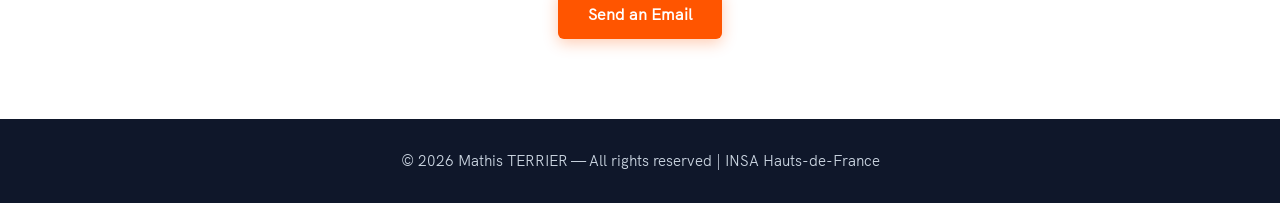
<file: index_en.html>
<!DOCTYPE html>
<html lang="en">
<head>
  <meta charset="UTF-8" />
  <meta name="viewport" content="width=device-width, initial-scale=1.0" />
  <title>Mathis TERRIER | Mechanical & Energy Engineering Student</title>
  <meta name="description" content="Portfolio of Mathis Terrier, Mechanical & Energy Engineering student at INSA Hauts-de-France: Valmev Shell Eco-marathon prototype, autonomous lawn mower robot, motorsport internship. Seeking a 4th-year internship." />
  <meta name="author" content="Mathis Terrier" />
  <meta name="theme-color" content="#0F172A" />

  <meta property="og:type" content="website" />
  <meta property="og:site_name" content="Mathis TERRIER — Portfolio" />
  <meta property="og:title" content="Mathis TERRIER | Mechanical & Energy Engineering Student" />
  <meta property="og:description" content="Portfolio of Mathis Terrier, Mechanical & Energy Engineering student at INSA Hauts-de-France: Valmev Shell Eco-marathon prototype, autonomous lawn mower robot, motorsport internship. Seeking a 4th-year internship." />
  <meta property="og:url" content="https://mathistr38.github.io/portfolio/index_en.html" />
  <meta property="og:image" content="https://mathistr38.github.io/portfolio/images/og-image.jpg" />
  <meta property="og:image:width" content="1200" />
  <meta property="og:image:height" content="630" />
  <meta property="og:locale" content="en_US" />
  <meta name="twitter:card" content="summary_large_image" />
  <meta name="twitter:title" content="Mathis TERRIER | Mechanical & Energy Engineering Student" />
  <meta name="twitter:description" content="Portfolio of Mathis Terrier, Mechanical & Energy Engineering student at INSA Hauts-de-France: Valmev Shell Eco-marathon prototype, autonomous lawn mower robot, motorsport internship. Seeking a 4th-year internship." />
  <meta name="twitter:image" content="https://mathistr38.github.io/portfolio/images/og-image.jpg" />

  <link rel="icon" href="favicon.svg" type="image/svg+xml" />
  <link rel="icon" href="favicon.ico" sizes="48x48" />
  <link rel="apple-touch-icon" href="apple-touch-icon.png" />
  <link rel="alternate" hreflang="fr" href="https://mathistr38.github.io/portfolio/index.html" />
  <link rel="alternate" hreflang="en" href="https://mathistr38.github.io/portfolio/index_en.html" />
  <link rel="alternate" hreflang="x-default" href="https://mathistr38.github.io/portfolio/index.html" />
  <link rel="preload" href="fonts/HKGrotesk-Regular.woff" as="font" type="font/woff" crossorigin />
  <link rel="stylesheet" href="index.css" />
  <script src="index.js" defer></script>
</head>
<body>
  <a class="skip-link" href="#main">Skip to main content</a>
  <header class="header" id="top">
    <div class="header__overlay"></div>
    <div class="row">
      <nav class="nav" aria-label="Main navigation">
        <ul class="nav__items">
          <li class="nav__item"><a href="index_en.html#work" class="nav__link">Projects & Experience</a></li>
          <li class="nav__item"><a href="index_en.html#about" class="nav__link">About me</a></li>
          <li class="nav__item"><a href="index_en.html#contact" class="nav__link">Contact</a></li>
          <li class="nav__item">
            <a href="index.html" class="btn btn--lang" lang="fr" hreflang="fr" title="Lire ce site en français">FR <span aria-hidden="true">🌐</span></a>
          </li>
        </ul>
      </nav>
    </div>
    <div class="header__text-box row">
      <div class="header__text">
        <h1 class="heading-primary"><span>Mathis TERRIER</span></h1>
        <p class="header__role">Mechanical & Energy Engineering Student — INSA Hauts-de-France</p>
        <p class="header__subtitle">Seeking a 4th-Year Engineering Internship in Mechanical & Thermal Systems</p>
        <a href="#work" class="btn btn--orange">Explore My Projects</a>
      </div>
    </div>
  </header>

  <main id="main">

    <section class="work" id="work" aria-labelledby="work-title">
      <div class="row">
        <h2 id="work-title">Projects & Experiences</h2>
        <p class="section-subtitle">Click on any card to view technical documentation, photos, and drawings.</p>

        <div class="work__boxes">
          <a class="work__box" href="experience-valmev.html" hreflang="fr" lang="fr">
            <div class="work__image-box">
              <img src="images/assemblage.png" alt="CAD perspective view of the Valmev prototype transmission assembly" class="work__image" width="1246" height="771" loading="lazy" decoding="async" />
            </div>
            <div class="work__text">
              <h3>Valmev - Transmission & Shell Eco-Marathon Prototype</h3>
              <p>CAD transmission design, electrical powertrain instrumentation, machining plans, and carbon/fiberglass bodywork manufacturing.</p>
              <ul class="work__list">
              <li>SolidWorks</li>
              <li>CAD & Machining</li>
              <li>Carbon Fiber</li>
              <li>Powertrain</li>
              </ul>
              <span class="link__text">View Detailed Project (page in French) &rarr;</span>
            </div>
          </a>

          <a class="work__box" href="experience-robot-tondeuse.html" hreflang="fr" lang="fr">
            <div class="work__image-box">
              <img src="images/Robot1.png" alt="CAD view of the autonomous lawn mower robot with its green body" class="work__image" width="918" height="606" loading="lazy" decoding="async" />
            </div>
            <div class="work__text">
              <h3>Autonomous Robotic Lawn Mower (70h Project)</h3>
              <p>Full engineering development cycle from technical specifications to CAD modeling and formal report generation.</p>
              <ul class="work__list">
              <li>Project Management</li>
              <li>CAD / Matlab</li>
              <li>Technical Report</li>
              </ul>
              <span class="link__text">View Report & Details (page in French) &rarr;</span>
            </div>
          </a>

          <a class="work__box" href="experience-acqua-rossa.html" hreflang="fr" lang="fr">
            <div class="work__image-box">
              <img src="images/Montagne6.jpg" alt="" class="work__image" width="1600" height="1200" loading="lazy" decoding="async" />
            </div>
            <div class="work__text">
              <h3>Automotive Mechanic Intern - Acqua Rossa MotorSport</h3>
              <p>Track chassis setup: suspension tuning, corner weight balancing, wheel alignment (camber/toe), and fiberglass splitter repair.</p>
              <ul class="work__list">
              <li>Chassis Tuning</li>
              <li>Suspension</li>
              <li>Motorsport</li>
              </ul>
              <span class="link__text">Read Internship Details (page in French) &rarr;</span>
            </div>
          </a>

          <a class="work__box" href="experience-ferme.html" hreflang="fr" lang="fr">
            <div class="work__image-box">
              <img src="images/Montagne3.jpg" alt="" class="work__image" width="1600" height="900" loading="lazy" decoding="async" />
            </div>
            <div class="work__text">
              <h3>Farm Work - La Lavardoune</h3>
              <p>Agricultural machinery maintenance, delivery and order management, and field teamwork.</p>
              <ul class="work__list">
              <li>Engine Maintenance</li>
              <li>Organisation</li>
              <li>Logistics</li>
              </ul>
              <span class="link__text">Learn more (page in French) &rarr;</span>
            </div>
          </a>
        </div>
      </div>
    </section>

    <section class="about" id="about" aria-labelledby="about-title">
      <div class="row">
        <h2 id="about-title">About Me</h2>
        <div class="about__content">
          <div class="about__text">
            <p>
              I am currently an engineering student specializing in <strong>Mechanical and Energy Engineering</strong> at <strong>INSA Hauts-de-France</strong> (Valenciennes).
            </p>
            <p>
              Passionate about motorsport engineering, vehicle dynamics, and CAD prototyping, I am looking for an engineering internship to apply my hands-on technical skills.
            </p>
            <div class="about__btns">
              <a href="CV_EN_Mathis_Terrier.pdf" target="_blank" rel="noopener" class="btn btn--orange">Download English Resume</a>
              <a href="CV_FR_Mathis_Terrier.pdf" target="_blank" rel="noopener" class="btn btn--outline" lang="fr">Download French Resume</a>
            </div>
          </div>

          <div class="about__photo-container">
            <img class="about__photo" src="images/IMG-20241030-WA0024.jpg" alt="Portrait of Mathis Terrier" width="280" height="340" loading="lazy" decoding="async" />
          </div>
        </div>
      </div>
    </section>

    <section class="contact" id="contact" aria-labelledby="contact-title">
      <div class="row">
        <h2 id="contact-title">Contact Me</h2>
        <div class="contact__info">
          <p>Feel free to reach out regarding internship opportunities, technical projects, or inquiries.</p>
          <div class="contact__details">
            <p><strong>Phone :</strong> <a href="tel:+33648202261" class="link">+33 6 48 20 22 61</a></p>
            <p><strong>Email :</strong> <a href="mailto:mathis.terrier11@gmail.com" class="link">mathis.terrier11@gmail.com</a></p>
          </div>
          <a href="mailto:mathis.terrier11@gmail.com" class="btn btn--orange">Send an Email</a>
        </div>
      </div>
    </section>
  </main>

  <footer class="footer">
    <div class="row">
      <p>&copy; 2026 Mathis TERRIER — All rights reserved | INSA Hauts-de-France</p>
    </div>
  </footer>

  <a href="#top" class="back-to-top" aria-label="Back to top"><span aria-hidden="true">&uarr;</span></a>
</body>
</html>
</file>
<file: index.css>
/* ==========================================================================
   Portfolio Mathis TERRIER — feuille de style unique
   Identité : orange racing #FF5500 + fond sombre #0F172A
   ========================================================================== */

/* ---------- Police (jusque-là jamais chargée : aucun @font-face) ---------- */
@font-face {
  font-family: 'HK Grotesk';
  src: url('fonts/HKGrotesk-Regular.woff') format('woff');
  font-weight: 400;
  font-style: normal;
  font-display: swap;
}

/* ---------- Variables ---------- */
:root {
  --racing-orange: #FF5500;
  --racing-orange-hover: #E04800;
  --racing-orange-text: #C2410C;      /* orange foncé pour le texte sur fond blanc (contraste AA) */
  --dark: #0F172A;
  --bg-light: #F9F9FA;
  --bg-soft: #F8FAFC;
  --bg-card: #FFFFFF;
  --text-dark: #1F2421;
  --text-muted: #555555;
  --border-light: #E2E8F0;
  --shadow: 0 10px 30px rgba(0, 0, 0, 0.08);
  --container-max-width: 1180px;
  --radius: 12px;
}

/* ---------- Base ---------- */
*, *::before, *::after { box-sizing: border-box; }
* { margin: 0; padding: 0; }
html { font-size: 62.5%; scroll-behavior: smooth; scroll-padding-top: 2rem; -webkit-text-size-adjust: 100%; }
body {
  font-size: 1.6rem;
  font-family: 'HK Grotesk', 'Segoe UI', system-ui, -apple-system, sans-serif;
  color: var(--text-dark);
  background-color: var(--bg-light);
  line-height: 1.6;
}
img { max-width: 100%; height: auto; }
a { color: var(--racing-orange-text); }
h1, h2, h3 { line-height: 1.25; }

.row { max-width: var(--container-max-width); margin: 0 auto; padding: 0 2rem; }

/* ---------- Accessibilité ---------- */
.skip-link {
  position: absolute; left: 1rem; top: -6rem; z-index: 100;
  background: var(--racing-orange); color: #fff; padding: 1rem 1.6rem;
  border-radius: 0 0 6px 6px; font-weight: 700; text-decoration: none;
}
.skip-link:focus { top: 0; }
:focus-visible { outline: 3px solid var(--racing-orange); outline-offset: 3px; }
.header :focus-visible { outline-color: #fff; }

/* ---------- Header (même bloc sur toutes les pages) ---------- */
.header {
  position: relative;
  background: var(--dark) url('images/Montagne11.jpg') no-repeat center center / cover;
  min-height: min(85vh, 780px);
  display: flex;
  flex-direction: column;
  justify-content: space-between;
  padding: 3rem 0 6rem 0;
  color: #fff;
}
.header--small { min-height: 40vh; padding-bottom: 4rem; }
.header__overlay { position: absolute; inset: 0; background: rgba(15, 23, 42, 0.75); z-index: 1; }
.header .row { position: relative; z-index: 2; width: 100%; }

.nav { display: flex; justify-content: flex-end; }
.nav__items { display: flex; flex-wrap: wrap; justify-content: flex-end; list-style: none; align-items: center; gap: 1rem 2.5rem; }
.nav__link { color: #fff; text-decoration: none; font-weight: 600; font-size: 1.8rem; transition: color 0.3s; }
.nav__link:hover, .nav__link:focus-visible { color: var(--racing-orange); }

.header__text-box { margin-top: auto; margin-bottom: auto; padding-top: 4rem; }
.heading-primary span {
  display: block; margin-bottom: 1rem; color: #fff;
  font-size: clamp(3.2rem, 7vw, 5.6rem); font-weight: 800; line-height: 1.1;
}
.header--small .heading-primary span { font-size: clamp(2.6rem, 5vw, 4.4rem); }
.header__role { font-size: clamp(1.7rem, 2.4vw, 2rem); color: #fff; margin-bottom: 0.6rem; }
.header__subtitle { font-size: clamp(1.7rem, 2.4vw, 2.2rem); margin-bottom: 3rem; color: #E2E8F0; max-width: 62rem; }

/* ---------- Boutons ---------- */
.btn {
  display: inline-block;
  padding: 1.2rem 2.8rem;
  border-radius: 6px;
  font-family: inherit;
  font-weight: 700;
  font-size: 1.6rem;
  line-height: 1.3;
  text-align: center;
  text-decoration: none;
  transition: background-color 0.3s, color 0.3s, transform 0.3s;
  cursor: pointer;
  border: 2px solid transparent;
}
.btn--orange { background-color: var(--racing-orange); color: #fff; box-shadow: 0 4px 15px rgba(255, 85, 0, 0.3); }
.btn--orange:hover { background-color: var(--racing-orange-hover); transform: translateY(-2px); }
.btn--outline { border-color: var(--racing-orange); color: var(--racing-orange-text); background: transparent; }
.btn--outline:hover { background: var(--racing-orange); color: #fff; }
.btn--lang { background-color: rgba(255, 255, 255, 0.2); color: #fff; border-color: rgba(255, 255, 255, 0.4); padding: 0.6rem 1.4rem; font-size: 1.5rem; }
.btn--lang:hover { background-color: rgba(255, 255, 255, 0.35); }

/* ---------- Sections ---------- */
section h2, .detail-content h2 { color: var(--text-dark); }
.work { padding: 8rem 0; background-color: #fff; }
.work h2 { font-size: clamp(2.8rem, 5vw, 3.6rem); margin-bottom: 1rem; text-align: center; }
.section-subtitle { text-align: center; font-size: 1.8rem; color: var(--text-muted); margin: 0 auto 5rem; max-width: 70rem; }

/* ---------- Cartes projets (liens <a> : cliquables au clavier) ---------- */
.work__boxes { display: grid; grid-template-columns: 1fr; gap: 3rem; }
@media (min-width: 700px) { .work__boxes { grid-template-columns: repeat(2, 1fr); } }
.work__box {
  display: flex; flex-direction: column;
  background: var(--bg-card); color: inherit; text-decoration: none;
  border: 1px solid var(--border-light); border-radius: var(--radius); overflow: hidden;
  box-shadow: var(--shadow);
  transition: transform 0.3s, box-shadow 0.3s, border-color 0.3s;
}
.work__box:hover, .work__box:focus-visible { transform: translateY(-8px); box-shadow: 0 15px 35px rgba(255, 85, 0, 0.15); border-color: var(--racing-orange); }
.work__image-box { aspect-ratio: 16 / 10; overflow: hidden; background: #E9EEF4; }
.work__image { display: block; width: 100%; height: 100%; object-fit: cover; }
.work__text { padding: 2.5rem; flex-grow: 1; display: flex; flex-direction: column; }
.work__text h3 { font-size: 2.2rem; margin-bottom: 1rem; color: var(--text-dark); }
.work__text p { color: var(--text-muted); }
.work__list { display: flex; flex-wrap: wrap; gap: 0.8rem; list-style: none; margin: 1.5rem 0; }
.work__list li { background: #F1F5F9; padding: 0.4rem 1rem; border-radius: 4px; font-size: 1.3rem; font-weight: 600; color: #475569; }
.link__text { margin-top: auto; color: var(--racing-orange-text); font-weight: 700; }

/* ---------- À propos ---------- */
.about { padding: 8rem 0; background: var(--bg-soft); }
.about h2, .contact h2 { font-size: clamp(2.8rem, 5vw, 3.6rem); margin-bottom: 3rem; }
.about__content { display: flex; align-items: center; justify-content: space-between; gap: 5rem; }
.about__text { max-width: 68ch; }
.about__text p + p { margin-top: 1.4rem; }
.about__photo-container { flex-shrink: 0; }
.about__photo {
  display: block; width: 280px; aspect-ratio: 14 / 17; object-fit: cover; object-position: center top;
  border-radius: var(--radius); box-shadow: var(--shadow); border: 4px solid #fff;
}
.about__btns { margin-top: 2.5rem; display: flex; flex-wrap: wrap; gap: 1.5rem; }

/* ---------- Contact (n'avait aucun style) ---------- */
.contact { padding: 8rem 0; background: #fff; text-align: center; }
.contact__info { max-width: 64rem; margin: 0 auto; }
.contact__details { margin: 2.5rem 0; padding: 2rem; background: var(--bg-soft); border: 1px solid var(--border-light); border-radius: var(--radius); }
.contact__details p + p { margin-top: 0.6rem; }
.contact__details a, .link { color: var(--racing-orange-text); font-weight: 700; word-break: break-word; }
.link:hover { color: var(--racing-orange-hover); }

/* ---------- Pages de détail ---------- */
.detail-page { padding-top: 6rem; padding-bottom: 6rem; }
.detail-content { background: #fff; }
.detail-content h2 { font-size: clamp(2.6rem, 4vw, 3.2rem); margin-bottom: 1.6rem; }
.detail-content h3 { font-size: 2.2rem; margin: 2.4rem 0 1rem; }
.detail-content h3.section-gap { margin-top: 4.5rem; }
.detail-content p { max-width: 75ch; line-height: 1.75; }
.detail-content ul { padding-left: 2.4rem; max-width: 75ch; }
.detail-content li { margin-bottom: 0.8rem; line-height: 1.7; }
.detail-content .actions { margin-top: 1.5rem; }
.detail-actions { margin-top: 5rem; text-align: center; }

/* ---------- Galerie : image entière, sans déformation ---------- */
.gallery {
  display: grid;
  grid-template-columns: repeat(auto-fit, minmax(min(100%, 300px), 1fr));
  gap: 2.4rem;
  align-items: start;                 /* chaque image garde sa hauteur naturelle */
  margin-top: 2rem;
}
.gallery__item { margin: 0; min-width: 0; }
.gallery__link {
  display: block; overflow: hidden;
  background: #F1F5F9;
  border: 1px solid var(--border-light); border-radius: 8px;
  box-shadow: 0 4px 12px rgba(0, 0, 0, 0.06);
  transition: box-shadow 0.3s;
}
.gallery__link:hover { box-shadow: 0 8px 22px rgba(255, 85, 0, 0.2); }
.gallery__img {
  display: block; width: 100%; height: auto;   /* ratio fourni par width/height du HTML */
  object-fit: contain;                          /* filet de sécurité : jamais rognée ni étirée */
}
.gallery__caption { margin-top: 0.8rem; text-align: center; font-size: 1.4rem; font-weight: 700; color: var(--text-muted); }
.gallery--single { grid-template-columns: 1fr; }
.gallery__item--portrait { width: 100%; max-width: 420px; justify-self: center; }

/* ---------- Galerie du robot : portrait au centre, 2 images de chaque côté ---------- */
@media (min-width: 900px) {
  .gallery--robot {
    grid-template-columns: 1fr minmax(0, 0.85fr) 1fr;
    grid-template-areas: "a p b" "c p d";
    align-items: center;
  }
  .gallery--robot .robot-a { grid-area: a; }
  .gallery--robot .robot-p { grid-area: p; }
  .gallery--robot .robot-b { grid-area: b; }
  .gallery--robot .robot-c { grid-area: c; }
  .gallery--robot .robot-d { grid-area: d; }
}

/* ---------- Footer & retour en haut ---------- */
.footer { background: var(--dark); color: #CBD5E1; padding: 3rem 0; text-align: center; font-size: 1.5rem; }

.back-to-top {
  position: fixed; right: 2rem; bottom: 2rem; z-index: 50;
  width: 4.8rem; height: 4.8rem; border-radius: 50%;
  display: flex; align-items: center; justify-content: center;
  background: var(--racing-orange); color: #fff; font-size: 2.4rem; text-decoration: none;
  box-shadow: 0 4px 15px rgba(0, 0, 0, 0.3);
  visibility: hidden; opacity: 0; transform: scale(0);
  transition: opacity 0.3s, transform 0.3s, visibility 0.3s;
}
.back-to-top.is-visible { visibility: visible; opacity: 1; transform: scale(1); }
.back-to-top:hover { background: var(--racing-orange-hover); }

/* ==========================================================================
   Responsive
   ========================================================================== */
@media (max-width: 900px) {
  .work, .about, .contact { padding: 6rem 0; }
  .about__content { flex-direction: column-reverse; align-items: flex-start; gap: 3rem; }
  .about__text { max-width: none; }
  .detail-page { padding-top: 4rem; padding-bottom: 4rem; }
}

@media (max-width: 600px) {
  .row { padding: 0 1.6rem; }
  .header { padding: 2rem 0 4rem; min-height: 80vh; }
  .header--small { min-height: 34vh; }
  .nav { justify-content: flex-start; }
  .nav__items { justify-content: flex-start; gap: 0.8rem 1.8rem; }
  .nav__link { font-size: 1.6rem; }
  .header__text-box { padding-top: 3rem; }
  .btn { padding: 1.2rem 2rem; }
  .about__btns .btn, .header__text .btn { width: 100%; }
  .about__photo { width: min(100%, 280px); }
  .work__text { padding: 2rem; }
  .gallery { gap: 1.6rem; }
  .back-to-top { right: 1.2rem; bottom: 1.2rem; }
}

@media (prefers-reduced-motion: reduce) {
  html { scroll-behavior: auto; }
  *, *::before, *::after { transition-duration: 0.01ms !important; }
  .work__box:hover, .work__box:focus-visible, .btn--orange:hover { transform: none; }
}

/* ---------- Pages de détail : chiffres clés, tableaux, encadrés ---------- */
.detail-content .lead { font-size: 1.8rem; color: var(--text-muted); }
.key-figures { display: grid; grid-template-columns: repeat(auto-fit, minmax(min(100%, 150px), 1fr)); gap: 1.6rem; margin: 2.4rem 0 1rem; }
.key-figure { background: var(--bg-soft); border: 1px solid var(--border-light); border-top: 4px solid var(--racing-orange); border-radius: 8px; padding: 1.6rem 1.2rem; text-align: center; }
.key-figure strong { display: block; font-size: 2.8rem; line-height: 1.2; color: var(--racing-orange-text); }
.key-figure span { display: block; margin-top: 0.4rem; font-size: 1.4rem; color: var(--text-muted); line-height: 1.4; }
.table-wrap { overflow-x: auto; margin: 1.6rem 0; border: 1px solid var(--border-light); border-radius: 8px; }
.detail-table { width: 100%; border-collapse: collapse; font-size: 1.5rem; min-width: 480px; }
.detail-table th, .detail-table td { padding: 1rem 1.4rem; text-align: left; border-bottom: 1px solid var(--border-light); line-height: 1.5; vertical-align: top; }
.detail-table th { background: var(--dark); color: #fff; font-weight: 700; }
.detail-table tr:last-child td { border-bottom: 0; }
.callout { max-width: 75ch; margin: 2rem 0; padding: 1.6rem 2rem; background: var(--bg-soft); border-left: 4px solid var(--racing-orange); border-radius: 0 8px 8px 0; }
.callout p { margin: 0; }
.callout p + p { margin-top: 0.8rem; }
</file>
